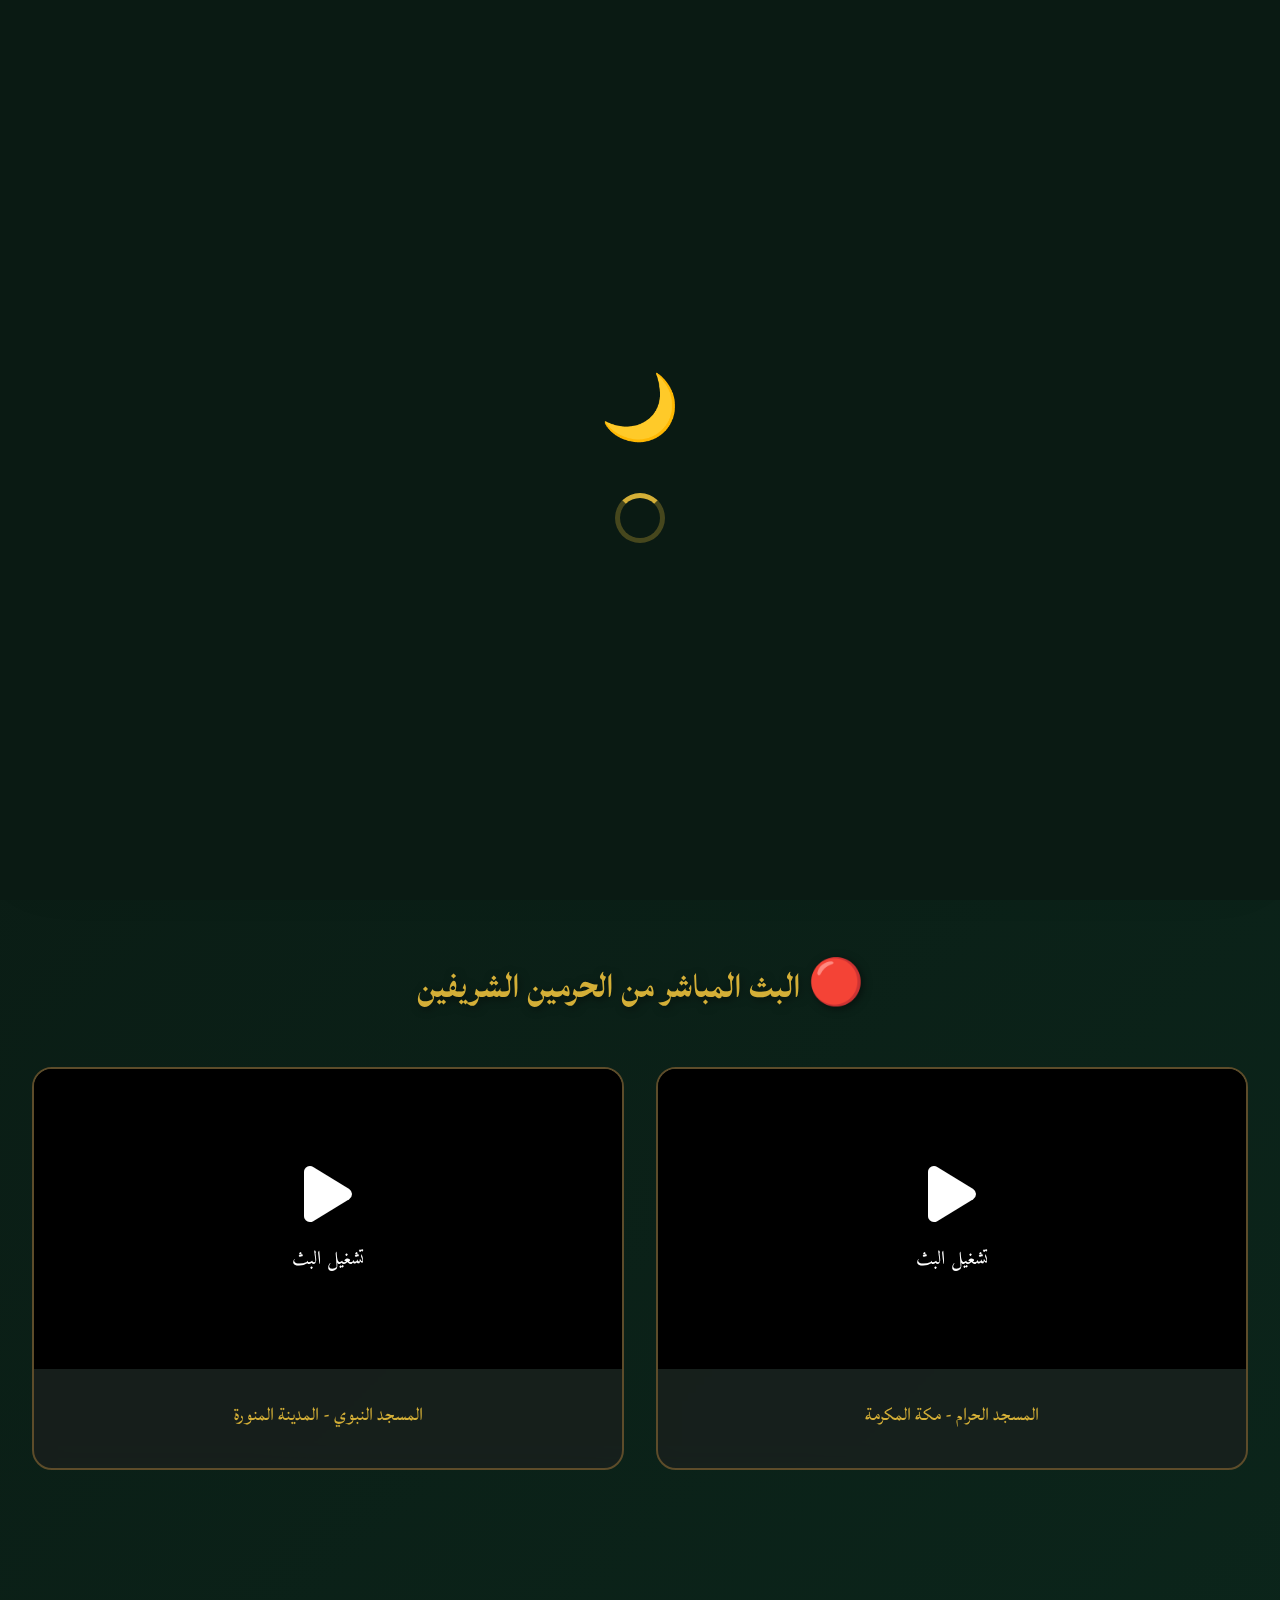
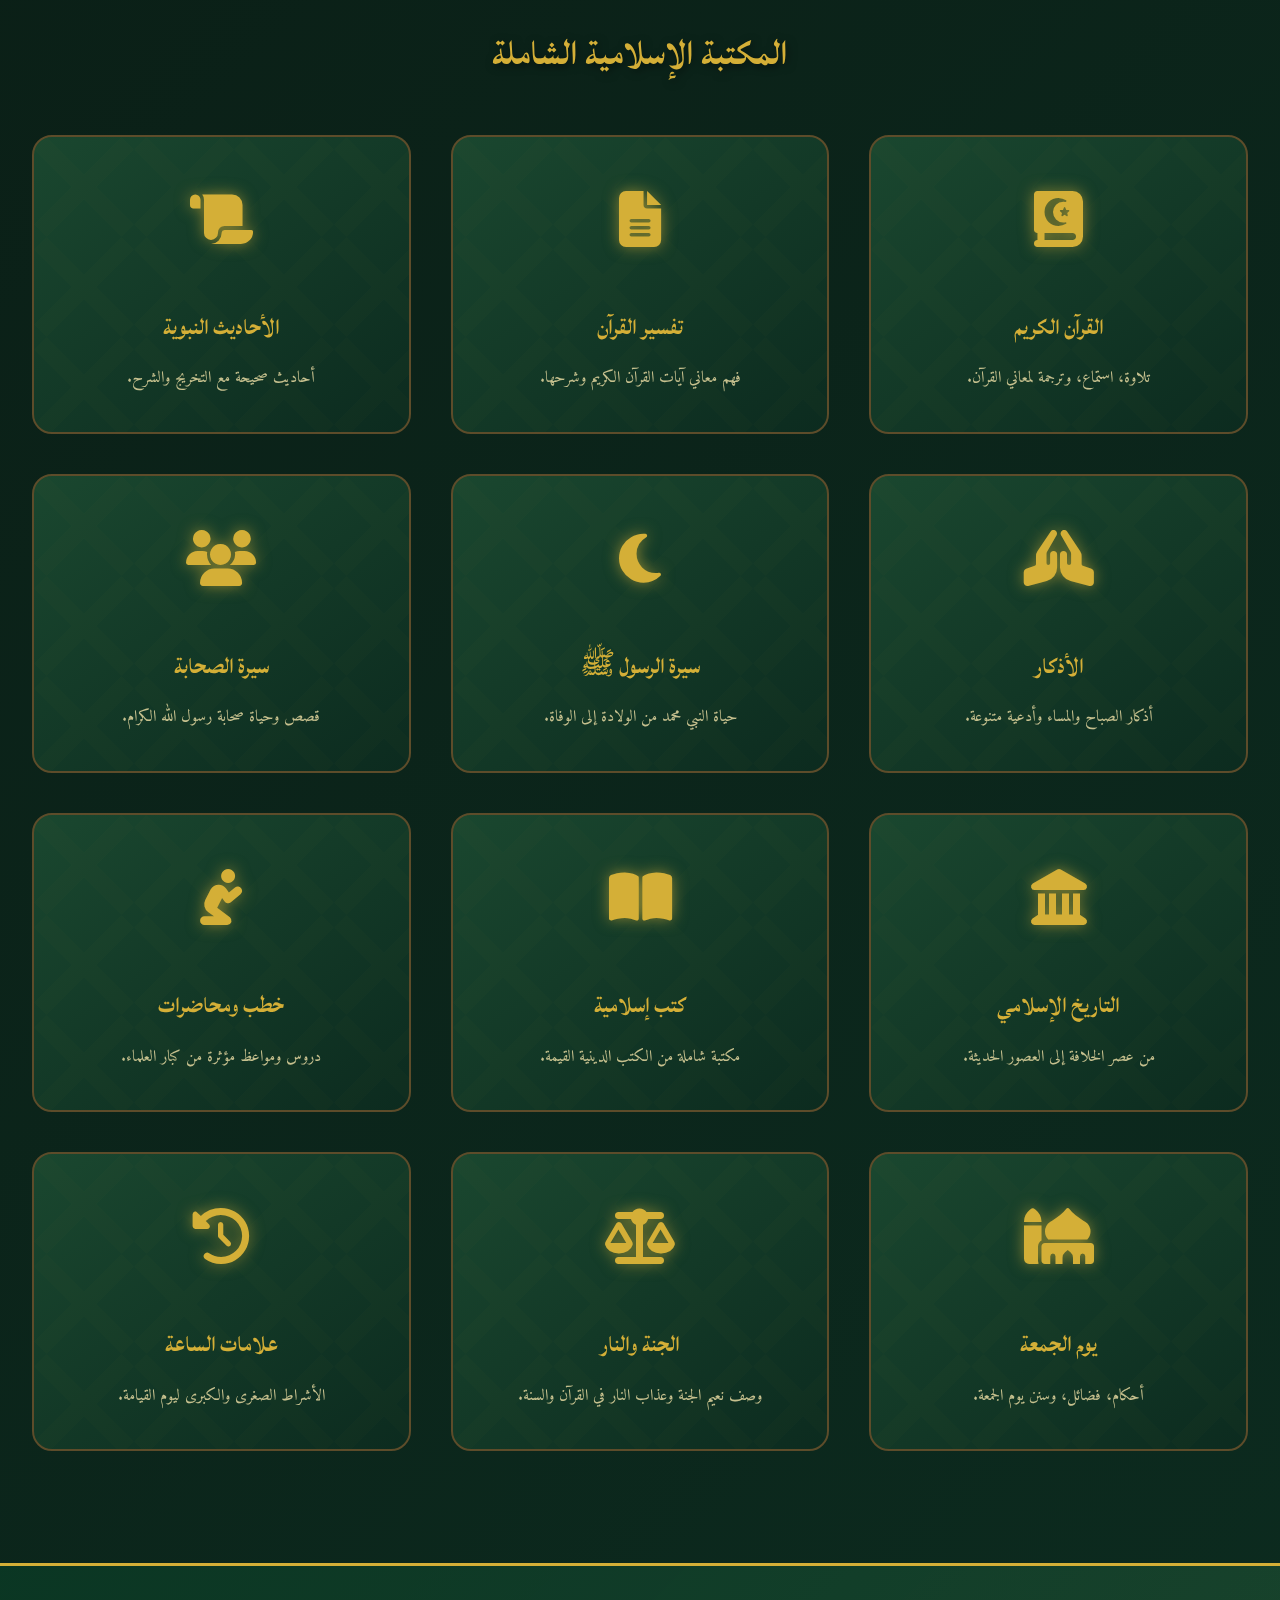
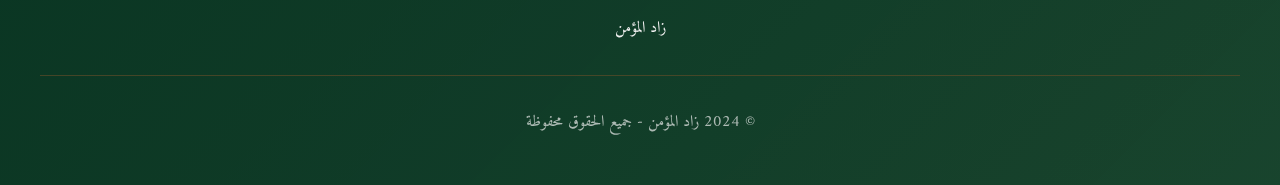
<file: index.html>
<!DOCTYPE html>
<html lang="ar" dir="rtl">
<head>
    <meta charset="UTF-8">
    <meta name="viewport" content="width=device-width, initial-scale=1.0">
    <title>زاد المؤمن - موسوعة الإسلام العالمية</title>
    <link href="https://fonts.googleapis.com/css2?family=Amiri:wght@400;700&family=Lateef&family=Reem+Kufi&family=Noto+Sans+SC:wght@400;700&display=swap" rel="stylesheet">
    <link rel="stylesheet" href="https://cdnjs.cloudflare.com/ajax/libs/font-awesome/6.4.0/css/all.min.css">
    <style>
        :root {
            --primary: #0c2b1f;
            --secondary: #d4af37;
            --accent: #1a472f;
            --text: #f0f0f0;
            --card-bg: rgba(30, 30, 30, 0.8);
            --border: #5d4c2a;
            --gold: #d4af37;
            --green: #0b6b4a;
            --dark-bg: #0a1a13;
            --light-gold: #f4e4a9;
        }

        * { margin: 0; padding: 0; box-sizing: border-box; }

        body {
            font-family: 'Amiri', 'Traditional Arabic', serif;
            background: linear-gradient(135deg, var(--dark-bg), #0c2b1f);
            color: var(--text);
            line-height: 1.8;
            min-height: 100vh;
            overflow-x: hidden;
            position: relative;
        }
        
        body.en, body.fr, body.es, body.zh { font-family: 'Times New Roman', serif; }
        body.zh { font-family: 'Noto Sans SC', sans-serif; }


        /* شاشة التحميل */
        #loader {
            position: fixed;
            top: 0;
            left: 0;
            width: 100%;
            height: 100%;
            background: var(--dark-bg);
            z-index: 10000;
            display: flex;
            justify-content: center;
            align-items: center;
            flex-direction: column;
            gap: 20px;
            transition: opacity 0.5s ease;
        }
        #loader-logo {
            font-family: 'Lateef', cursive;
            font-size: 4rem;
            color: var(--gold);
        }
        .spinner {
            width: 50px;
            height: 50px;
            border: 5px solid rgba(212, 175, 55, 0.3);
            border-top-color: var(--gold);
            border-radius: 50%;
            animation: spin 1s linear infinite;
        }
        @keyframes spin {
            to { transform: rotate(360deg); }
        }


        .stars { position: fixed; top: 0; left: 0; width: 100%; height: 100%; pointer-events: none; z-index: -1; }
        .star { position: absolute; background: white; border-radius: 50%; animation: twinkle 5s infinite; }
        .star:nth-child(3n) { background: var(--light-gold); }
        .star:nth-child(5n) { background: #a8e6cf; }
        @keyframes twinkle {
            0%, 100% { opacity: 0.2; transform: scale(1); }
            50% { opacity: 1; transform: scale(1.2); }
        }

        .premium-header {
            background: linear-gradient(135deg, rgba(11, 55, 36, 0.95), rgba(26, 71, 47, 0.9));
            backdrop-filter: blur(20px);
            padding: 1.5rem 2rem;
            border-bottom: 3px solid var(--gold);
            box-shadow: 0 10px 40px rgba(0, 0, 0, 0.5);
            position: sticky; top: 0; z-index: 1000; transition: all 0.3s ease;
        }
        .premium-header.scrolled { padding: 1rem 2rem; background: rgba(11, 55, 36, 0.98); }
        .header-content { max-width: 1400px; margin: 0 auto; display: flex; justify-content: space-between; align-items: center; flex-wrap: wrap; }
        .logo-section { display: flex; align-items: center; gap: 1.5rem; }
        .logo { font-size: 3rem; font-weight: bold; color: var(--gold); text-shadow: 3px 3px 10px rgba(0, 0, 0, 0.7); font-family: 'Lateef', cursive; position: relative; display: inline-block; }
        .logo:hover::after { transform: scaleX(1); transform-origin: left; }
        .logo-subtitle { font-size: 1.3rem; opacity: 0.9; color: var(--text); font-family: 'Reem Kufi', sans-serif; }
        .header-controls { display: flex; gap: 1rem; align-items: center; }
        .control-btn, .language-selector select {
            background: rgba(212, 175, 55, 0.2);
            border: 2px solid var(--gold);
            color: var(--gold);
            padding: 0.8rem 1.5rem;
            border-radius: 25px;
            text-decoration: none;
            font-weight: bold;
            transition: all 0.3s ease;
            font-family: 'Reem Kufi', sans-serif;
            position: relative;
            overflow: hidden;
            -webkit-appearance: none;
            -moz-appearance: none;
            appearance: none;
            cursor: pointer;
        }
        .language-selector select { padding-right: 3rem; }
        .language-selector { position: relative; }
        .language-selector i { position: absolute; top: 50%; right: 1.2rem; transform: translateY(-50%); color: var(--gold); pointer-events: none; }
        html[dir="ltr"] .language-selector i { right: auto; left: 1.2rem; }

        .control-btn:hover, .language-selector select:hover { background: var(--gold); color: var(--primary); transform: translateY(-3px); box-shadow: 0 8px 20px rgba(212, 175, 55, 0.4); }

        main {
            padding: 0 2rem;
            max-width: 1400px;
            margin: 0 auto;
        }

        /* قسم الساعة والمواقيت */
        .time-section { padding: 3rem 2rem; border-radius: 25px; margin: 2rem auto; border: 2px solid var(--gold); box-shadow: 0 15px 50px rgba(0, 0, 0, 0.4); text-align: center; }
        #location { font-size: 1.5rem; color: var(--light-gold); margin-bottom: 1rem; }
        .main-clock { font-size: 5rem; font-weight: bold; color: var(--gold); text-shadow: 3px 3px 15px rgba(0, 0, 0, 0.5); font-family: 'Reem Kufi', sans-serif; }
        .hijri-date { font-size: 2rem; opacity: 0.9; font-family: 'Lateef', cursive; }
        #next-prayer-countdown { margin-top: 1.5rem; }
        #next-prayer-label { font-size: 1.5rem; color: var(--light-gold); }
        #next-prayer-time { font-size: 2.5rem; color: var(--gold); font-family: 'Reem Kufi', sans-serif; }

        .prayer-times-grid { display: grid; grid-template-columns: repeat(auto-fit, minmax(150px, 1fr)); gap: 1.5rem; margin-top: 2rem; }
        .prayer-card { background: rgba(30, 30, 30, 0.6); padding: 1.5rem; border-radius: 15px; border: 2px solid transparent; transition: all 0.3s ease; backdrop-filter: blur(10px); }
        .prayer-card.active { border-color: var(--gold); background: rgba(212, 175, 55, 0.2); transform: scale(1.05); }
        .prayer-card:hover { border-color: var(--gold); transform: translateY(-5px); }
        .prayer-name { font-size: 1.3rem; color: var(--gold); margin-bottom: 0.5rem; font-family: 'Lateef', cursive; }
        .prayer-time { font-size: 1.8rem; font-weight: bold; color: var(--text); font-family: 'Reem Kufi', sans-serif; }
        
        /* قسم البث المباشر */
        .live-stream-section { padding: 3rem 0; margin: 3rem auto; }
        .section-title { font-size: 2.8rem; color: var(--gold); text-align: center; margin-bottom: 2.5rem; font-family: 'Lateef', cursive; text-shadow: 2px 2px 8px rgba(0,0,0,0.5); position: relative; }
        .stream-grid { display: grid; grid-template-columns: repeat(auto-fit, minmax(400px, 1fr)); gap: 2rem; margin-top: 2rem; }
        .stream-card { background: rgba(30, 30, 30, 0.6); border-radius: 20px; overflow: hidden; border: 2px solid var(--border); transition: all 0.3s ease; backdrop-filter: blur(10px); position: relative; }
        .stream-card:hover { border-color: var(--gold); transform: translateY(-10px); box-shadow: 0 20px 40px rgba(0,0,0,0.3); }
        .stream-player { width: 100%; height: 300px; border: none; background: #000; display: flex; align-items: center; justify-content: center; color: var(--gold); font-size: 1.2rem; position: relative; }
        .stream-player iframe { width: 100%; height: 100%; border: none; }
        .play-overlay { position: absolute; top: 0; left: 0; width: 100%; height: 100%; background: rgba(0,0,0,0.6); display: flex; flex-direction: column; justify-content: center; align-items: center; cursor: pointer; transition: opacity 0.3s ease; }
        .play-overlay:hover { background: rgba(0,0,0,0.8); }
        .play-button { font-size: 4rem; color: white; }
        .play-text { margin-top: 1rem; font-size: 1.2rem; color: white; }
        .hidden { display: none; }
        .stream-info { padding: 1.5rem; text-align: center; }
        .stream-title { font-size: 1.5rem; color: var(--gold); margin-bottom: 0.5rem; font-family: 'Lateef', cursive; }
        
        /* الأقسام */
        .main-sections { padding: 3rem 0; }
        .sections-grid { display: grid; grid-template-columns: repeat(auto-fit, minmax(280px, 1fr)); gap: 2.5rem; }
        .section-card {
            background: linear-gradient(145deg, var(--accent) 0%, var(--primary) 100%);
            padding: 2.5rem 2rem;
            border-radius: 20px;
            text-align: center;
            text-decoration: none;
            color: var(--text);
            border: 2px solid var(--border);
            transition: all 0.4s cubic-bezier(0.175, 0.885, 0.32, 1.275);
            position: relative;
            overflow: hidden;
            backdrop-filter: blur(10px);
        }
        .section-card::before {
            content: '';
            position: absolute;
            top: 0;
            left: 0;
            width: 100%;
            height: 100%;
            background-image: url('data:image/svg+xml,<svg xmlns="http://www.w3.org/2000/svg" width="100" height="100" viewBox="0 0 100 100"><path d="M12.5 0 L50 37.5 L87.5 0 L100 12.5 L62.5 50 L100 87.5 L87.5 100 L50 62.5 L12.5 100 L0 87.5 L37.5 50 L0 12.5 Z" fill-opacity="0.03" fill="%23d4af37"/></svg>');
            opacity: 0.5;
            transition: opacity 0.4s ease;
        }
        .section-card:hover {
            border-color: var(--gold);
            transform: translateY(-12px);
            box-shadow: 0 20px 50px rgba(212, 175, 55, 0.2), 0 0 15px rgba(212, 175, 55, 0.3);
        }
        .section-card:hover::before { opacity: 1; }
        .section-icon {
            font-size: 3.5rem;
            margin-bottom: 1.5rem;
            color: var(--gold);
            text-shadow: 0 0 15px rgba(212, 175, 55, 0.6);
            transition: all 0.4s ease;
        }
        .section-card:hover .section-icon {
            transform: scale(1.15) rotate(5deg);
            text-shadow: 0 0 25px rgba(212, 175, 55, 1);
        }
        .section-card h3 {
            font-size: 1.8rem;
            margin-bottom: 0.8rem;
            color: var(--gold);
            font-family: 'Lateef', cursive;
        }
        .section-card p {
            font-size: 1rem;
            opacity: 0.8;
            line-height: 1.6;
            color: var(--light-gold);
            font-family: 'Amiri', serif;
        }
        
        /* الفوتر */
        .premium-footer { background: linear-gradient(135deg, rgba(11, 55, 36, 0.95), rgba(26, 71, 47, 0.9)); padding: 3rem 2rem; border-top: 3px solid var(--gold); margin-top: 4rem; }
        .footer-content { max-width: 1200px; margin: 0 auto; text-align: center; }
        .copyright { opacity: 0.7; font-size: 1rem; border-top: 1px solid var(--border); padding-top: 2rem; margin-top: 2rem;}

        /* مودال الإعدادات */
        .modal {
            position: fixed; z-index: 2000; left: 0; top: 0; width: 100%; height: 100%;
            background-color: rgba(0,0,0,0.7); display: none; justify-content: center; align-items: center;
        }
        .modal-content {
            background: var(--dark-bg); padding: 30px; border-radius: 15px; border: 2px solid var(--gold);
            width: 90%; max-width: 500px; text-align: center;
        }
        .modal-close { float: right; font-size: 2rem; cursor: pointer; }
        html[dir="ltr"] .modal-close { float: left; }
        .toggle-switch { display: flex; justify-content: space-between; align-items: center; margin-top: 20px; }
        .switch { position: relative; display: inline-block; width: 60px; height: 34px; }
        .switch input { opacity: 0; width: 0; height: 0; }
        .slider { position: absolute; cursor: pointer; top: 0; left: 0; right: 0; bottom: 0; background-color: #ccc; transition: .4s; border-radius: 34px; }
        .slider:before { position: absolute; content: ""; height: 26px; width: 26px; left: 4px; bottom: 4px; background-color: white; transition: .4s; border-radius: 50%; }
        input:checked + .slider { background-color: var(--gold); }
        input:checked + .slider:before { transform: translateX(26px); }

        /* التجاوب */
        @media (max-width: 992px) {
            .sections-grid { grid-template-columns: repeat(auto-fit, minmax(250px, 1fr)); }
        }
        @media (max-width: 768px) {
            .header-content { flex-direction: column; gap: 1rem; }
            main { padding: 0 1rem; }
            .main-clock { font-size: 3.5rem; }
            .hijri-date { font-size: 1.5rem; }
            .stream-grid { grid-template-columns: 1fr; }
        }
    </style>
</head>
<body class="ar">

    <!-- شاشة التحميل -->
    <div id="loader">
        <div id="loader-logo">🌙</div>
        <div class="spinner"></div>
    </div>

    <!-- النجوم -->
    <div class="stars" id="stars"></div>

    <!-- الهيدر -->
    <header class="premium-header" id="header">
        <div class="header-content">
            <div class="logo-section">
                <div class="logo" data-i18n="logo">🌙 زاد المؤمن</div>
            </div>
            <div class="header-controls">
                <div class="language-selector">
                    <i class="fas fa-globe"></i>
                    <select id="languageSelector">
                        <option value="ar">العربية</option>
                        <option value="en">English</option>
                        <option value="fr">Français</option>
                        <option value="es">Español</option>
                        <option value="zh">中文</option>
                    </select>
                </div>
                <a href="#" class="control-btn" id="settingsBtn">
                    <i class="fas fa-cog"></i> <span data-i18n="settings">الإعدادات</span>
                </a>
            </div>
        </div>
    </header>

    <main>
        <!-- الساعة والمواقيت -->
        <section class="time-section">
            <div id="location" data-i18n="loadingLocation">جاري تحديد موقعك...</div>
            <div class="main-clock" id="mainClock">--:--:--</div>
            <div class="hijri-date" id="hijriDate">--/--/----</div>
            <div id="next-prayer-countdown">
                <span id="next-prayer-label" data-i18n="nextPrayer">الصلاة القادمة:</span>
                <div id="next-prayer-time">--:--:--</div>
            </div>
            <div class="prayer-times-grid">
                <div class="prayer-card" data-prayer="Fajr"><div class="prayer-name" data-i18n="fajr">الفجر</div><div class="prayer-time" id="fajrTime">--:--</div></div>
                <div class="prayer-card" data-prayer="Dhuhr"><div class="prayer-name" data-i18n="dhuhr">الظهر</div><div class="prayer-time" id="dhuhrTime">--:--</div></div>
                <div class="prayer-card" data-prayer="Asr"><div class="prayer-name" data-i18n="asr">العصر</div><div class="prayer-time" id="asrTime">--:--</div></div>
                <div class="prayer-card" data-prayer="Maghrib"><div class="prayer-name" data-i18n="maghrib">المغرب</div><div class="prayer-time" id="maghribTime">--:--</div></div>
                <div class="prayer-card" data-prayer="Isha"><div class="prayer-name" data-i18n="isha">العشاء</div><div class="prayer-time" id="ishaTime">--:--</div></div>
            </div>
        </section>

        <!-- البث المباشر -->
        <section class="live-stream-section">
            <h2 class="section-title" data-i18n="liveStreamTitle">🔴 البث المباشر من الحرمين الشريفين</h2>
            <div class="stream-grid">
                <div class="stream-card">
                    <div class="stream-player" id="makkah-player">
                        <div class="play-overlay" data-src="https://www.youtube.com/embed/live_stream?channel=UCi-Q_s5P2S5W1-o3-3q2y9w&autoplay=1&mute=1&enablejsapi=1">
                            <i class="fas fa-play play-button"></i>
                            <span class="play-text" data-i18n="playStream">تشغيل البث</span>
                        </div>
                    </div>
                    <div class="stream-info"><div class="stream-title" data-i18n="makkah">المسجد الحرام - مكة المكرمة</div></div>
                </div>
                <div class="stream-card">
                    <div class="stream-player" id="madinah-player">
                         <div class="play-overlay" data-src="https://www.youtube.com/embed/live_stream?channel=UC-o5f0c97a7-uI1aXb_6-hA&autoplay=1&mute=1&enablejsapi=1">
                            <i class="fas fa-play play-button"></i>
                            <span class="play-text" data-i18n="playStream">تشغيل البث</span>
                        </div>
                    </div>
                    <div class="stream-info"><div class="stream-title" data-i18n="madinah">المسجد النبوي - المدينة المنورة</div></div>
                </div>
            </div>
        </section>

        <!-- أقسام الموقع -->
        <section class="main-sections">
            <h2 class="section-title" data-i18n="islamicLibrary">المكتبة الإسلامية الشاملة</h2>
            <div class="sections-grid">
                <a href="#" class="section-card"><div class="section-icon"><i class="fas fa-book-quran"></i></div><h3 data-i18n="quran">القرآن الكريم</h3><p data-i18n="quranDesc">تلاوة، استماع، وترجمة لمعاني القرآن.</p></a>
                <a href="#" class="section-card"><div class="section-icon"><i class="fas fa-file-lines"></i></div><h3 data-i18n="tafsir">تفسير القرآن</h3><p data-i18n="tafsirDesc">فهم معاني آيات القرآن الكريم وشرحها.</p></a>
                <a href="#" class="section-card"><div class="section-icon"><i class="fas fa-scroll"></i></div><h3 data-i18n="hadith">الأحاديث النبوية</h3><p data-i18n="hadithDesc">أحاديث صحيحة مع التخريج والشرح.</p></a>
                <a href="#" class="section-card"><div class="section-icon"><i class="fas fa-hands-praying"></i></div><h3 data-i18n="azkar">الأذكار</h3><p data-i18n="azkarDesc">أذكار الصباح والمساء وأدعية متنوعة.</p></a>
                
                <a href="#" class="section-card"><div class="section-icon"><i class="fas fa-moon"></i></div><h3 data-i18n="seerah">سيرة الرسول ﷺ</h3><p data-i18n="seerahDesc">حياة النبي محمد من الولادة إلى الوفاة.</p></a>
                <a href="#" class="section-card"><div class="section-icon"><i class="fas fa-users"></i></div><h3 data-i18n="companions">سيرة الصحابة</h3><p data-i18n="companionsDesc">قصص وحياة صحابة رسول الله الكرام.</p></a>
                <a href="#" class="section-card"><div class="section-icon"><i class="fas fa-landmark"></i></div><h3 data-i18n="history">التاريخ الإسلامي</h3><p data-i18n="historyDesc">من عصر الخلافة إلى العصور الحديثة.</p></a>
                <a href="#" class="section-card"><div class="section-icon"><i class="fas fa-book-open"></i></div><h3 data-i18n="books">كتب إسلامية</h3><p data-i18n="booksDesc">مكتبة شاملة من الكتب الدينية القيمة.</p></a>

                <a href="#" class="section-card"><div class="section-icon"><i class="fas fa-person-praying"></i></div><h3 data-i18n="sermons">خطب ومحاضرات</h3><p data-i18n="sermonsDesc">دروس ومواعظ مؤثرة من كبار العلماء.</p></a>
                <a href="#" class="section-card"><div class="section-icon"><i class="fas fa-mosque"></i></div><h3 data-i18n="friday">يوم الجمعة</h3><p data-i18n="fridayDesc">أحكام، فضائل، وسنن يوم الجمعة.</p></a>
                <a href="#" class="section-card"><div class="section-icon"><i class="fas fa-scale-balanced"></i></div><h3 data-i18n="jannah">الجنة والنار</h3><p data-i18n="jannahDesc">وصف نعيم الجنة وعذاب النار في القرآن والسنة.</p></a>
                <a href="#" class="section-card"><div class="section-icon"><i class="fas fa-clock-rotate-left"></i></div><h3 data-i18n="signs">علامات الساعة</h3><p data-i18n="signsDesc">الأشراط الصغرى والكبرى ليوم القيامة.</p></a>
            </div>
        </section>
    </main>

    <!-- الفوتر -->
    <footer class="premium-footer">
        <div class="footer-content">
            <div class="footer-logo" data-i18n="logo">زاد المؤمن</div>
            <div class="copyright" data-i18n="copyright">© 2024 زاد المؤمن - جميع الحقوق محفوظة</div>
        </div>
    </footer>
    
    <!-- مودال الإعدادات -->
    <div id="settingsModal" class="modal">
        <div class="modal-content">
            <span class="modal-close">&times;</span>
            <h2 data-i18n="settings">الإعدادات</h2>
            <div class="toggle-switch">
                <p data-i18n="adhanSound">تفعيل صوت الأذان</p>
                <label class="switch">
                    <input type="checkbox" id="adhanToggle" checked>
                    <span class="slider"></span>
                </label>
            </div>
        </div>
    </div>
    
    <!-- صوت الأذان -->
    <audio id="adhanAudio" src="https://www.islamcan.com/audio/adhan/azan2.mp3" preload="auto"></audio>

    <script>
    document.addEventListener('DOMContentLoaded', function() {

        // --- عناصر الواجهة ---
        const loader = document.getElementById('loader');
        const body = document.body;
        const mainClock = document.getElementById('mainClock');
        const hijriDateEl = document.getElementById('hijriDate');
        const locationEl = document.getElementById('location');
        const languageSelector = document.getElementById('languageSelector');
        const adhanAudio = document.getElementById('adhanAudio');
        const adhanToggle = document.getElementById('adhanToggle');
        const settingsBtn = document.getElementById('settingsBtn');
        const settingsModal = document.getElementById('settingsModal');
        const closeModal = document.querySelector('.modal-close');
        
        let prayerTimesData = {};
        let adhanPlayedFor = {};

        // --- قاموس الترجمة ---
        const translations = {
            ar: {
                logo: "🌙 زاد المؤمن", settings: "الإعدادات", loadingLocation: "جاري تحديد موقعك...",
                prayerFetchError: "فشل في جلب مواقيت الصلاة. سيتم استخدام توقيت مكة المكرمة.",
                locationError: "لا يمكن الوصول للموقع. سيتم استخدام توقيت مكة المكرمة.",
                nextPrayer: "الصلاة القادمة:", fajr: "الفجر", dhuhr: "الظهر", asr: "العصر", maghrib: "المغرب", isha: "العشاء",
                liveStreamTitle: "🔴 البث المباشر من الحرمين الشريفين", playStream: "تشغيل البث",
                makkah: "المسجد الحرام - مكة المكرمة", madinah: "المسجد النبوي - المدينة المنورة",
                islamicLibrary: "المكتبة الإسلامية الشاملة",
                quran: "القرآن الكريم", quranDesc: "تلاوة، استماع، وترجمة لمعاني القرآن.",
                tafsir: "تفسير القرآن", tafsirDesc: "فهم معاني آيات القرآن الكريم وشرحها.",
                hadith: "الأحاديث النبوية", hadithDesc: "أحاديث صحيحة مع التخريج والشرح.",
                azkar: "الأذكار", azkarDesc: "أذكار الصباح والمساء وأدعية متنوعة.",
                seerah: "سيرة الرسول ﷺ", seerahDesc: "حياة النبي محمد من الولادة إلى الوفاة.",
                companions: "سيرة الصحابة", companionsDesc: "قصص وحياة صحابة رسول الله الكرام.",
                history: "التاريخ الإسلامي", historyDesc: "من عصر الخلافة إلى العصور الحديثة.",
                books: "كتب إسلامية", booksDesc: "مكتبة شاملة من الكتب الدينية القيمة.",
                sermons: "خطب ومحاضرات", sermonsDesc: "دروس ومواعظ مؤثرة من كبار العلماء.",
                friday: "يوم الجمعة", fridayDesc: "أحكام، فضائل، وسنن يوم الجمعة.",
                jannah: "الجنة والنار", jannahDesc: "وصف نعيم الجنة وعذاب النار في القرآن والسنة.",
                signs: "علامات الساعة", signsDesc: "الأشراط الصغرى والكبرى ليوم القيامة.",
                copyright: "© 2024 زاد المؤمن - جميع الحقوق محفوظة",
                adhanSound: "تفعيل صوت الأذان"
            },
            en: {
                logo: "🌙 Zad Al-Mo'men", settings: "Settings", loadingLocation: "Detecting your location...",
                prayerFetchError: "Failed to fetch prayer times. Using Makkah's timings.",
                locationError: "Location access denied. Using Makkah's timings.",
                nextPrayer: "Next Prayer:", fajr: "Fajr", dhuhr: "Dhuhr", asr: "Asr", maghrib: "Maghrib", isha: "Isha",
                liveStreamTitle: "🔴 Live from The Two Holy Mosques", playStream: "Play Stream",
                makkah: "Al-Masjid Al-Haram - Makkah", madinah: "Al-Masjid an-Nabawi - Madinah",
                islamicLibrary: "The Comprehensive Islamic Library",
                quran: "The Holy Quran", quranDesc: "Recitation, listening, and translation.",
                tafsir: "Quran Exegesis", tafsirDesc: "Understand the meanings of the Quranic verses.",
                hadith: "The Hadith", hadithDesc: "Authentic hadiths with referencing and explanation.",
                azkar: "Remembrances", azkarDesc: "Morning & evening remembrances and various supplications.",
                seerah: "Prophet's Biography ﷺ", seerahDesc: "The life of Prophet Muhammad from birth to death.",
                companions: "Companions' Biography", companionsDesc: "Stories from the lives of the Prophet's companions.",
                history: "Islamic History", historyDesc: "From the Caliphate era to modern times.",
                books: "Islamic Books", booksDesc: "A comprehensive library of valuable religious books.",
                sermons: "Sermons & Lectures", sermonsDesc: "Impactful lessons and reminders from great scholars.",
                friday: "Friday (Jumu'ah)", fridayDesc: "Rulings, virtues, and Sunnahs of Friday.",
                jannah: "Paradise & Hell", jannahDesc: "Description of the bliss of Paradise and the torment of Hell.",
                signs: "The Signs of the Hour", signsDesc: "The minor and major signs of the Day of Judgment.",
                copyright: "© 2024 Zad Al-Mo'men - All rights reserved",
                adhanSound: "Enable Adhan Sound"
            },
            // Added placeholders for other languages. You can fill them in.
            fr: {}, es: {}, zh: {}
        };

        // --- تهيئة الموقع ---
        function init() {
            createStars();
            updateClock();
            setInterval(updateClock, 1000);
            
            languageSelector.addEventListener('change', (e) => changeLanguage(e.target.value));
            
            settingsBtn.addEventListener('click', () => settingsModal.style.display = 'flex');
            closeModal.addEventListener('click', () => settingsModal.style.display = 'none');
            window.addEventListener('click', (e) => { if (e.target === settingsModal) { settingsModal.style.display = 'none'; } });

            setupLiveStream();

            getUserLocation();
            
            // إخفاء شاشة التحميل
            setTimeout(() => {
                loader.style.opacity = '0';
                setTimeout(() => loader.style.display = 'none', 500);
            }, 1500);
        }

        // --- الوظائف الأساسية ---

        function changeLanguage(lang) {
            const currentTranslations = translations[lang] || translations['en'];
            
            document.documentElement.lang = lang;
            if (lang === 'ar') {
                document.documentElement.dir = 'rtl';
                body.className = 'ar';
            } else {
                document.documentElement.dir = 'ltr';
                body.className = lang;
            }

            document.querySelectorAll('[data-i18n]').forEach(el => {
                const key = el.getAttribute('data-i18n');
                if (currentTranslations[key]) {
                    el.innerHTML = currentTranslations[key];
                } else if (translations.en[key]) { // Fallback to English
                    el.innerHTML = translations.en[key];
                }
            });
            updateHijriDate(lang);
        }

        function getUserLocation() {
            if (navigator.geolocation) {
                navigator.geolocation.getCurrentPosition(
                    (position) => {
                        const { latitude, longitude } = position.coords;
                        fetchPrayerTimes(latitude, longitude);
                    },
                    () => {
                        const lang = languageSelector.value || 'ar';
                        locationEl.textContent = (translations[lang] || translations.en).locationError;
                        fetchPrayerTimes(21.4225, 39.8262); // Fallback to Makkah
                    }
                );
            } else {
                const lang = languageSelector.value || 'ar';
                locationEl.textContent = (translations[lang] || translations.en).locationError;
                fetchPrayerTimes(21.4225, 39.8262); // Fallback to Makkah
            }
        }

        async function fetchPrayerTimes(lat, lon) {
            try {
                const date = new Date();
                const response = await fetch(`https://api.aladhan.com/v1/timings/${date.getDate()}-${date.getMonth()+1}-${date.getFullYear()}?latitude=${lat}&longitude=${lon}&method=2`);
                if (!response.ok) throw new Error('API response not ok');
                const data = await response.json();
                prayerTimesData = data.data.timings;
                
                const cityResponse = await fetch(`https://api.bigdatacloud.net/data/reverse-geocode-client?latitude=${lat}&longitude=${lon}&localityLanguage=en`);
                const cityData = await cityResponse.json();
                locationEl.textContent = cityData.city || cityData.locality || "Unknown Location";

                updatePrayerTimesUI();
                updateNextPrayerCountdown();
                setInterval(updateNextPrayerCountdown, 1000);
            } catch (error) {
                console.error("Error fetching prayer times:", error);
                const lang = languageSelector.value || 'ar';
                locationEl.textContent = (translations[lang] || translations.en).prayerFetchError;
                fetchPrayerTimes(21.4225, 39.8262); // Fallback to Makkah
            }
        }

        function updatePrayerTimesUI() {
            const prayerMapping = { Fajr: 'fajrTime', Dhuhr: 'dhuhrTime', Asr: 'asrTime', Maghrib: 'maghribTime', Isha: 'ishaTime' };
            for (const [prayer, id] of Object.entries(prayerMapping)) {
                if (prayerTimesData[prayer]) {
                    document.getElementById(id).textContent = prayerTimesData[prayer];
                }
            }
            updateHijriDate(languageSelector.value);
        }

        function updateClock() {
            const now = new Date();
            mainClock.textContent = now.toLocaleTimeString(languageSelector.value.startsWith('ar') ? 'ar-EG' : 'en-US');
        }

        function updateHijriDate(lang) {
            const today = new Date();
            const locale = { ar: 'ar-TN-u-ca-islamic', en: 'en-US-u-ca-islamic', fr: 'fr-FR-u-ca-islamic', es: 'es-ES-u-ca-islamic', zh: 'zh-CN-u-ca-islamic' }[lang] || 'en-US-u-ca-islamic';
            hijriDateEl.textContent = new Intl.DateTimeFormat(locale, { day: 'numeric', month: 'long', year: 'numeric' }).format(today);
        }

        function updateNextPrayerCountdown() {
            const now = new Date();
            const prayerOrder = ['Fajr', 'Dhuhr', 'Asr', 'Maghrib', 'Isha'];
            let nextPrayerName = '';
            let nextPrayerTime = null;

            const todayStr = now.toISOString().split('T')[0];

            for (const prayer of prayerOrder) {
                const prayerTimeStr = prayerTimesData[prayer];
                if (!prayerTimeStr) continue;
                const prayerDateTime = new Date(`${todayStr}T${prayerTimeStr}:00`);
                if (prayerDateTime > now) {
                    nextPrayerName = prayer;
                    nextPrayerTime = prayerDateTime;
                    break;
                }
            }

            if (!nextPrayerTime) { // If all prayers for today are done, check Fajr for tomorrow
                nextPrayerName = 'Fajr';
                const tomorrow = new Date(now);
                tomorrow.setDate(now.getDate() + 1);
                const tomorrowStr = tomorrow.toISOString().split('T')[0];
                const fajrTimeStr = prayerTimesData['Fajr'];
                if(fajrTimeStr) nextPrayerTime = new Date(`${tomorrowStr}T${fajrTimeStr}:00`);
            }
            
            if (nextPrayerTime) {
                const diff = nextPrayerTime - now;
                const hours = Math.floor(diff / (1000 * 60 * 60)).toString().padStart(2, '0');
                const minutes = Math.floor((diff % (1000 * 60 * 60)) / (1000 * 60)).toString().padStart(2, '0');
                const seconds = Math.floor((diff % (1000 * 60)) / 1000).toString().padStart(2, '0');
                
                const lang = languageSelector.value || 'ar';
                const langTrans = translations[lang] || translations.en;
                document.getElementById('next-prayer-label').textContent = `${langTrans.nextPrayer} ${langTrans[nextPrayerName.toLowerCase()] || nextPrayerName}`;
                document.getElementById('next-prayer-time').textContent = `${hours}:${minutes}:${seconds}`;

                document.querySelectorAll('.prayer-card').forEach(c => c.classList.remove('active'));
                
                let currentPrayerIndex = prayerOrder.indexOf(nextPrayerName) - 1;
                if(currentPrayerIndex < 0) currentPrayerIndex = prayerOrder.length - 1;
                const currentPrayerName = prayerOrder[currentPrayerIndex];
                const currentPrayerCard = document.querySelector(`.prayer-card[data-prayer="${currentPrayerName}"]`);
                if(currentPrayerCard) currentPrayerCard.classList.add('active');

                if (diff > 0 && diff < 1000 && adhanToggle.checked && !adhanPlayedFor[nextPrayerName]) {
                    adhanAudio.play().catch(e => console.log("Autoplay for Adhan was blocked. User interaction needed."));
                    adhanPlayedFor[nextPrayerName] = true;
                    if (nextPrayerName === 'Isha') {
                       setTimeout(() => adhanPlayedFor = {}, 60*60*1000); 
                    }
                }
            }
        }
        
        function setupLiveStream() {
            document.querySelectorAll('.play-overlay').forEach(overlay => {
                overlay.addEventListener('click', () => {
                    const playerDiv = overlay.parentElement;
                    const iframeSrc = overlay.dataset.src;
                    const iframe = document.createElement('iframe');
                    iframe.setAttribute('src', iframeSrc);
                    iframe.setAttribute('allow', 'accelerometer; autoplay; clipboard-write; encrypted-media; gyroscope; picture-in-picture; web-share');
                    iframe.setAttribute('allowfullscreen', 'true');
                    
                    playerDiv.innerHTML = ''; // Clear the overlay
                    playerDiv.appendChild(iframe);
                });
            });
        }

        function createStars() {
            const starsContainer = document.getElementById('stars');
            if(!starsContainer) return;
            starsContainer.innerHTML = '';
            for (let i = 0; i < 200; i++) {
                const star = document.createElement('div');
                star.className = 'star';
                star.style.left = `${Math.random() * 100}%`;
                star.style.top = `${Math.random() * 100}%`;
                const size = Math.random() * 3 + 1;
                star.style.width = `${size}px`;
                star.style.height = `${size}px`;
                star.style.animationDelay = `${Math.random() * 5}s`;
                star.style.animationDuration = `${3 + Math.random() * 4}s`;
                starsContainer.appendChild(star);
            }
        }

        init();
    });
    </script>
</body>
</html>
</file>
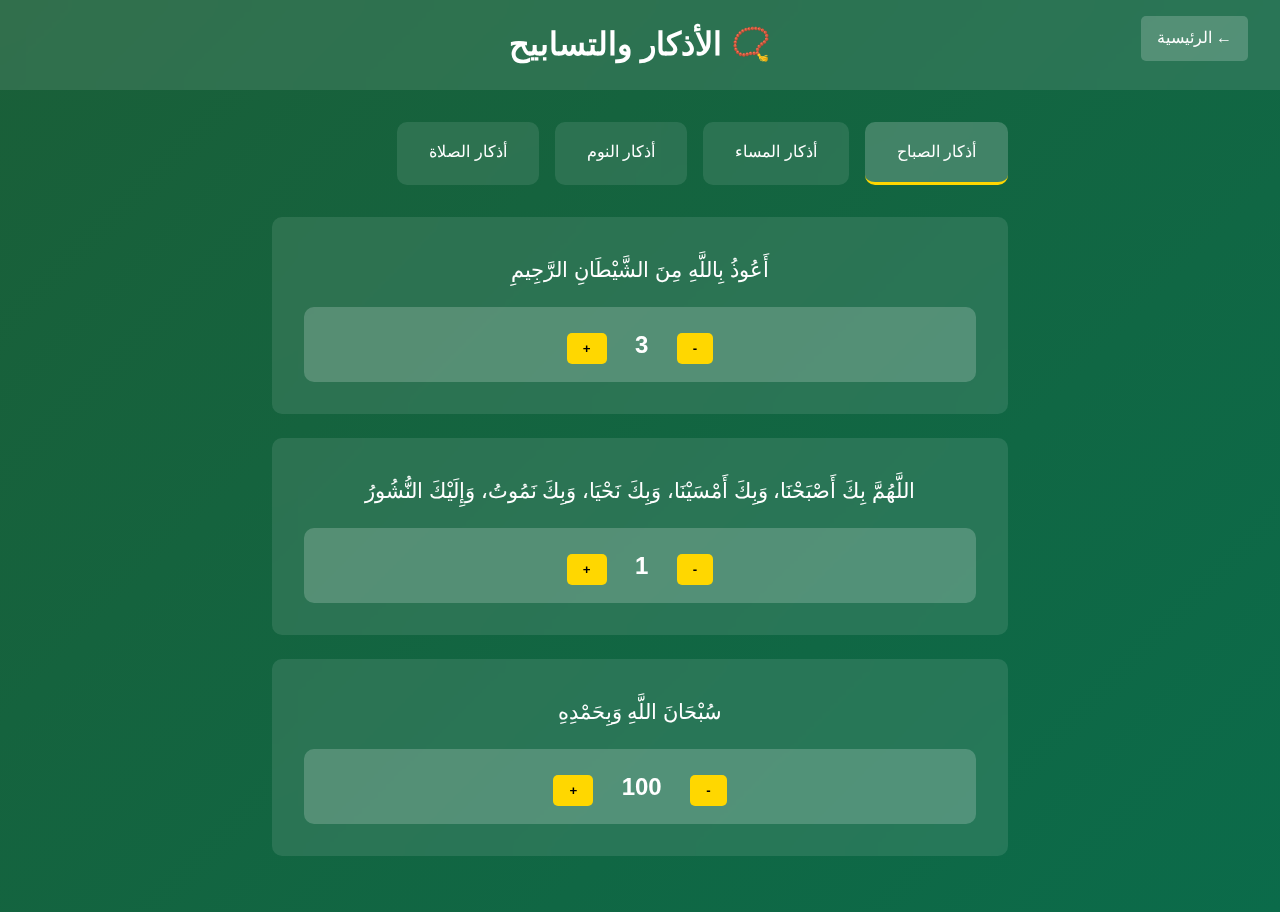
<file: azkar.html>
<!DOCTYPE html>
<html lang="ar" dir="rtl">
<head>
    <meta charset="UTF-8">
    <meta name="viewport" content="width=device-width, initial-scale=1.0">
    <title>الأذكار - زاد المؤمن</title>
    <style>
        * {
            margin: 0;
            padding: 0;
            box-sizing: border-box;
        }

        body {
            font-family: 'Segoe UI', Tahoma, Geneva, Verdana, sans-serif;
            background: linear-gradient(135deg, #1a5f38, #0b6b4a);
            color: white;
            line-height: 1.8;
        }

        .header {
            background: rgba(255, 255, 255, 0.1);
            padding: 1rem;
            text-align: center;
            backdrop-filter: blur(10px);
        }

        .logo {
            font-size: 2rem;
            font-weight: bold;
        }

        .back-btn {
            position: absolute;
            right: 2rem;
            top: 1rem;
            background: rgba(255, 255, 255, 0.2);
            padding: 0.5rem 1rem;
            border-radius: 5px;
            text-decoration: none;
            color: white;
        }

        .container {
            max-width: 800px;
            margin: 0 auto;
            padding: 2rem;
        }

        .azkar-tabs {
            display: flex;
            gap: 1rem;
            margin-bottom: 2rem;
            flex-wrap: wrap;
        }

        .tab {
            background: rgba(255, 255, 255, 0.1);
            padding: 1rem 2rem;
            border-radius: 10px;
            cursor: pointer;
            backdrop-filter: blur(10px);
            transition: all 0.3s ease;
        }

        .tab.active {
            background: rgba(255, 255, 255, 0.2);
            border-bottom: 3px solid #ffd700;
        }

        .azkar-list {
            display: none;
        }

        .azkar-list.active {
            display: block;
        }

        .zekr-card {
            background: rgba(255, 255, 255, 0.1);
            padding: 2rem;
            border-radius: 10px;
            margin-bottom: 1.5rem;
            backdrop-filter: blur(10px);
        }

        .zekr-text {
            font-size: 1.3rem;
            text-align: center;
            margin-bottom: 1rem;
            line-height: 2;
        }

        .counter {
            background: rgba(255, 255, 255, 0.2);
            padding: 1rem;
            border-radius: 10px;
            text-align: center;
            margin-top: 1rem;
        }

        .counter-btn {
            background: #ffd700;
            border: none;
            padding: 0.5rem 1rem;
            border-radius: 5px;
            margin: 0 0.5rem;
            cursor: pointer;
            font-weight: bold;
        }

        .count {
            font-size: 1.5rem;
            font-weight: bold;
            margin: 0 1rem;
        }

        @media (max-width: 768px) {
            .azkar-tabs {
                flex-direction: column;
            }
            
            .tab {
                text-align: center;
            }
        }
    </style>
</head>
<body>
    <header class="header">
        <a href="index.html" class="back-btn">← الرئيسية</a>
        <div class="logo">📿 الأذكار والتسابيح</div>
    </header>

    <div class="container">
        <div class="azkar-tabs">
            <div class="tab active" onclick="showTab('morning')">أذكار الصباح</div>
            <div class="tab" onclick="showTab('evening')">أذكار المساء</div>
            <div class="tab" onclick="showTab('sleep')">أذكار النوم</div>
            <div class="tab" onclick="showTab('prayer')">أذكار الصلاة</div>
        </div>

        <!-- أذكار الصباح -->
        <div class="azkar-list active" id="morning">
            <div class="zekr-card">
                <div class="zekr-text">أَعُوذُ بِاللَّهِ مِنَ الشَّيْطَانِ الرَّجِيمِ</div>
                <div class="counter">
                    <button class="counter-btn" onclick="decrement(this)">-</button>
                    <span class="count">3</span>
                    <button class="counter-btn" onclick="increment(this)">+</button>
                </div>
            </div>
            
            <div class="zekr-card">
                <div class="zekr-text">اللَّهُمَّ بِكَ أَصْبَحْنَا، وَبِكَ أَمْسَيْنَا، وَبِكَ نَحْيَا، وَبِكَ نَمُوتُ، وَإِلَيْكَ النُّشُورُ</div>
                <div class="counter">
                    <button class="counter-btn" onclick="decrement(this)">-</button>
                    <span class="count">1</span>
                    <button class="counter-btn" onclick="increment(this)">+</button>
                </div>
            </div>

            <div class="zekr-card">
                <div class="zekr-text">سُبْحَانَ اللَّهِ وَبِحَمْدِهِ</div>
                <div class="counter">
                    <button class="counter-btn" onclick="decrement(this)">-</button>
                    <span class="count">100</span>
                    <button class="counter-btn" onclick="increment(this)">+</button>
                </div>
            </div>
        </div>

        <!-- أذكار المساء -->
        <div class="azkar-list" id="evening">
            <div class="zekr-card">
                <div class="zekr-text">أَعُوذُ بِاللَّهِ مِنَ الشَّيْطَانِ الرَّجِيمِ</div>
                <div class="counter">
                    <button class="counter-btn" onclick="decrement(this)">-</button>
                    <span class="count">3</span>
                    <button class="counter-btn" onclick="increment(this)">+</button>
                </div>
            </div>
            
            <div class="zekr-card">
                <div class="zekr-text">اللَّهُمَّ بِكَ أَمْسَيْنَا، وَبِكَ أَصْبَحْنَا، وَبِكَ نَحْيَا، وَبِكَ نَمُوتُ، وَإِلَيْكَ الْمَصِيرُ</div>
                <div class="counter">
                    <button class="counter-btn" onclick="decrement(this)">-</button>
                    <span class="count">1</span>
                    <button class="counter-btn" onclick="increment(this)">+</button>
                </div>
            </div>
        </div>

        <!-- أذكار النوم -->
        <div class="azkar-list" id="sleep">
            <div class="zekr-card">
                <div class="zekr-text">بِاسْمِكَ اللَّهُمَّ أَمُوتُ وَأَحْيَا</div>
                <div class="counter">
                    <button class="counter-btn" onclick="decrement(this)">-</button>
                    <span class="count">1</span>
                    <button class="counter-btn" onclick="increment(this)">+</button>
                </div>
            </div>
        </div>

        <!-- أذكار الصلاة -->
        <div class="azkar-list" id="prayer">
            <div class="zekr-card">
                <div class="zekr-text">سُبْحَانَ رَبِّيَ الْعَظِيمِ</div>
                <div class="counter">
                    <button class="counter-btn" onclick="decrement(this)">-</button>
                    <span class="count">3</span>
                    <button class="counter-btn" onclick="increment(this)">+</button>
                </div>
            </div>
        </div>
    </div>

    <script>
        function showTab(tabName) {
            // إخفاء جميع التبويبات
            document.querySelectorAll('.azkar-list').forEach(tab => {
                tab.classList.remove('active');
            });
            
            // إلغاء تنشيط جميع الأزرار
            document.querySelectorAll('.tab').forEach(btn => {
                btn.classList.remove('active');
            });
            
            // إظهار التبويب المطلوب
            document.getElementById(tabName).classList.add('active');
            event.target.classList.add('active');
        }

        function increment(button) {
            const countElement = button.parentElement.querySelector('.count');
            let count = parseInt(countElement.textContent);
            countElement.textContent = count + 1;
        }

        function decrement(button) {
            const countElement = button.parentElement.querySelector('.count');
            let count = parseInt(countElement.textContent);
            if (count > 0) {
                countElement.textContent = count - 1;
            }
        }
    </script>
</body>
</html>
</file>
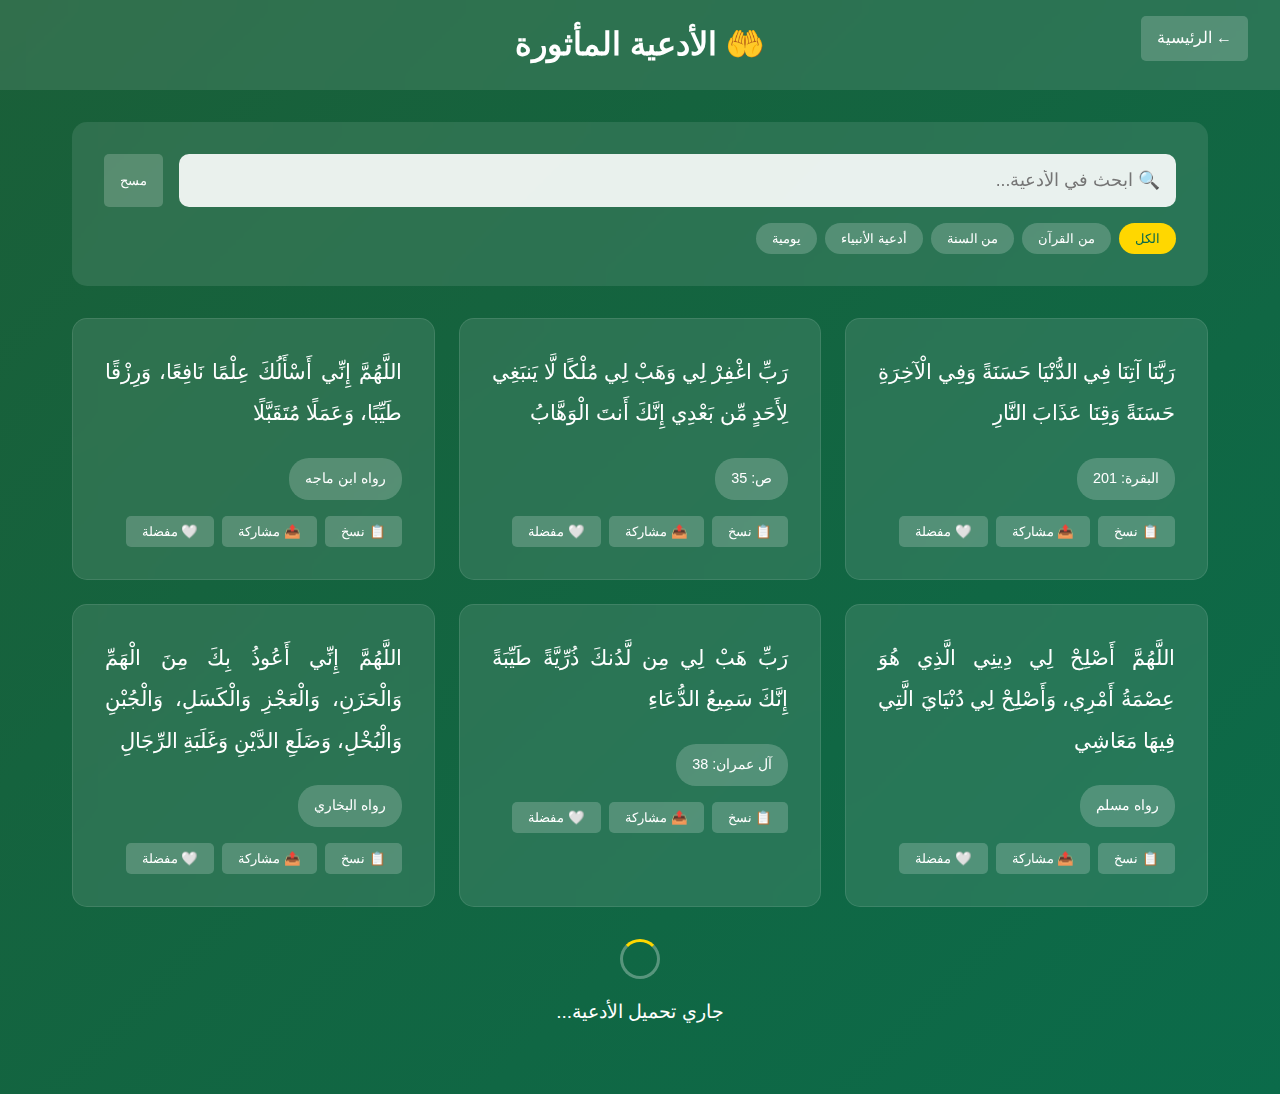
<file: dua.html>
<!DOCTYPE html>
<html lang="ar" dir="rtl">
<head>
    <meta charset="UTF-8">
    <meta name="viewport" content="width=device-width, initial-scale=1.0">
    <title>الأدعية المأثورة - زاد المؤمن</title>
    <style>
        :root {
            --primary: #0b6b4a;
            --secondary: #ffd700;
            --accent: #1a5f38;
            --text: white;
            --card-bg: rgba(255, 255, 255, 0.1);
        }

        * {
            margin: 0;
            padding: 0;
            box-sizing: border-box;
        }

        body {
            font-family: 'Segoe UI', Tahoma, Geneva, Verdana, sans-serif;
            background: linear-gradient(135deg, var(--accent), var(--primary));
            color: var(--text);
            line-height: 1.8;
            min-height: 100vh;
        }

        .header {
            background: rgba(255, 255, 255, 0.1);
            padding: 1rem;
            text-align: center;
            backdrop-filter: blur(10px);
            position: relative;
        }

        .logo {
            font-size: 2rem;
            font-weight: bold;
        }

        .back-btn {
            position: absolute;
            right: 2rem;
            top: 1rem;
            background: rgba(255, 255, 255, 0.2);
            padding: 0.5rem 1rem;
            border-radius: 5px;
            text-decoration: none;
            color: white;
            transition: all 0.3s ease;
        }

        .back-btn:hover {
            background: rgba(255, 255, 255, 0.3);
            transform: translateX(-5px);
        }

        .container {
            max-width: 1200px;
            margin: 0 auto;
            padding: 2rem;
        }

        /* شريط البحث المتقدم */
        .search-section {
            background: var(--card-bg);
            padding: 2rem;
            border-radius: 15px;
            margin-bottom: 2rem;
            backdrop-filter: blur(10px);
        }

        .search-box {
            display: flex;
            gap: 1rem;
            margin-bottom: 1rem;
        }

        .search-box input {
            flex: 1;
            padding: 1rem;
            border: none;
            border-radius: 10px;
            background: rgba(255, 255, 255, 0.9);
            font-size: 1.1rem;
            transition: all 0.3s ease;
        }

        .search-box input:focus {
            outline: none;
            box-shadow: 0 0 0 3px var(--secondary);
            transform: scale(1.02);
        }

        .filter-buttons {
            display: flex;
            gap: 0.5rem;
            flex-wrap: wrap;
        }

        .filter-btn {
            background: rgba(255, 255, 255, 0.2);
            border: none;
            padding: 0.5rem 1rem;
            border-radius: 20px;
            color: white;
            cursor: pointer;
            transition: all 0.3s ease;
        }

        .filter-btn.active {
            background: var(--secondary);
            color: var(--primary);
        }

        /* شبكة الأدعية */
        .dua-grid {
            display: grid;
            grid-template-columns: repeat(auto-fit, minmax(350px, 1fr));
            gap: 1.5rem;
        }

        .dua-card {
            background: var(--card-bg);
            padding: 2rem;
            border-radius: 15px;
            backdrop-filter: blur(10px);
            transition: all 0.3s ease;
            border: 1px solid rgba(255, 255, 255, 0.1);
            position: relative;
            overflow: hidden;
        }

        .dua-card::before {
            content: '';
            position: absolute;
            top: 0;
            right: 0;
            width: 100%;
            height: 3px;
            background: var(--secondary);
            transform: scaleX(0);
            transition: transform 0.3s ease;
        }

        .dua-card:hover {
            transform: translateY(-5px);
            box-shadow: 0 10px 30px rgba(0, 0, 0, 0.3);
        }

        .dua-card:hover::before {
            transform: scaleX(1);
        }

        .dua-text {
            font-size: 1.3rem;
            text-align: justify;
            margin-bottom: 1.5rem;
            line-height: 2;
        }

        .dua-reference {
            background: rgba(255, 255, 255, 0.2);
            padding: 0.5rem 1rem;
            border-radius: 20px;
            display: inline-block;
            font-size: 0.9rem;
            margin-bottom: 1rem;
        }

        .dua-actions {
            display: flex;
            gap: 0.5rem;
            flex-wrap: wrap;
        }

        .action-btn {
            background: rgba(255, 255, 255, 0.2);
            border: none;
            padding: 0.5rem 1rem;
            border-radius: 5px;
            color: white;
            cursor: pointer;
            transition: all 0.3s ease;
            display: flex;
            align-items: center;
            gap: 0.5rem;
        }

        .action-btn:hover {
            background: rgba(255, 255, 255, 0.3);
            transform: translateY(-2px);
        }

        .copy-btn:hover {
            background: #4CAF50;
        }

        .share-btn:hover {
            background: #2196F3;
        }

        .favorite-btn:hover {
            background: #FF4081;
        }

        /* مؤشر التحميل */
        .loading {
            text-align: center;
            padding: 2rem;
            font-size: 1.2rem;
        }

        .spinner {
            border: 3px solid rgba(255, 255, 255, 0.3);
            border-radius: 50%;
            border-top: 3px solid var(--secondary);
            width: 40px;
            height: 40px;
            animation: spin 1s linear infinite;
            margin: 0 auto 1rem;
        }

        @keyframes spin {
            0% { transform: rotate(0deg); }
            100% { transform: rotate(360deg); }
        }

        @media (max-width: 768px) {
            .dua-grid {
                grid-template-columns: 1fr;
            }
            
            .search-box {
                flex-direction: column;
            }
            
            .filter-buttons {
                justify-content: center;
            }
        }
    </style>
</head>
<body>
    <header class="header">
        <a href="index.html" class="back-btn">← الرئيسية</a>
        <div class="logo">🤲 الأدعية المأثورة</div>
    </header>

    <div class="container">
        <!-- شريط البحث والتصفية -->
        <section class="search-section">
            <div class="search-box">
                <input type="text" id="searchInput" placeholder="🔍 ابحث في الأدعية..." aria-label="بحث في الأدعية">
                <button class="action-btn" onclick="clearSearch()">مسح</button>
            </div>
            <div class="filter-buttons">
                <button class="filter-btn active" onclick="filterDuas('all')">الكل</button>
                <button class="filter-btn" onclick="filterDuas('quran')">من القرآن</button>
                <button class="filter-btn" onclick="filterDuas('sunnah')">من السنة</button>
                <button class="filter-btn" onclick="filterDuas('prophets')">أدعية الأنبياء</button>
                <button class="filter-btn" onclick="filterDuas('daily')">يومية</button>
            </div>
        </section>

        <!-- شبكة الأدعية -->
        <div class="dua-grid" id="duaContainer">
            <!-- سيتم تعبئة الأدعية بواسطة JavaScript -->
        </div>

        <!-- مؤشر التحميل -->
        <div class="loading" id="loadingIndicator">
            <div class="spinner"></div>
            جاري تحميل الأدعية...
        </div>
    </div>

    <script>
        // بيانات الأدعية
        const duas = [
            {
                id: 1,
                text: "رَبَّنَا آتِنَا فِي الدُّنْيَا حَسَنَةً وَفِي الْآخِرَةِ حَسَنَةً وَقِنَا عَذَابَ النَّارِ",
                reference: "البقرة: 201",
                category: "quran",
                favorite: false
            },
            {
                id: 2,
                text: "رَبِّ اغْفِرْ لِي وَهَبْ لِي مُلْكًا لَّا يَنبَغِي لِأَحَدٍ مِّن بَعْدِي إِنَّكَ أَنتَ الْوَهَّابُ",
                reference: "ص: 35",
                category: "prophets",
                favorite: false
            },
            {
                id: 3,
                text: "اللَّهُمَّ إِنِّي أَسْأَلُكَ عِلْمًا نَافِعًا، وَرِزْقًا طَيِّبًا، وَعَمَلًا مُتَقَبَّلًا",
                reference: "رواه ابن ماجه",
                category: "sunnah",
                favorite: false
            },
            {
                id: 4,
                text: "اللَّهُمَّ أَصْلِحْ لِي دِينِي الَّذِي هُوَ عِصْمَةُ أَمْرِي، وَأَصْلِحْ لِي دُنْيَايَ الَّتِي فِيهَا مَعَاشِي",
                reference: "رواه مسلم",
                category: "daily",
                favorite: false
            },
            {
                id: 5,
                text: "رَبِّ هَبْ لِي مِن لَّدُنكَ ذُرِّيَّةً طَيِّبَةً إِنَّكَ سَمِيعُ الدُّعَاءِ",
                reference: "آل عمران: 38",
                category: "prophets",
                favorite: false
            },
            {
                id: 6,
                text: "اللَّهُمَّ إِنِّي أَعُوذُ بِكَ مِنَ الْهَمِّ وَالْحَزَنِ، وَالْعَجْزِ وَالْكَسَلِ، وَالْجُبْنِ وَالْبُخْلِ، وَضَلَعِ الدَّيْنِ وَغَلَبَةِ الرِّجَالِ",
                reference: "رواه البخاري",
                category: "sunnah",
                favorite: false
            }
        ];

        // عناصر DOM
        const duaContainer = document.getElementById('duaContainer');
        const searchInput = document.getElementById('searchInput');
        const loadingIndicator = document.getElementById('loadingIndicator');
        let currentFilter = 'all';
        let currentSearch = '';

        // تهيئة الصفحة
        document.addEventListener('DOMContentLoaded', function() {
            displayDuas(duas);
            simulateLoading();
        });

        // عرض الأدعية
        function displayDuas(duasToShow) {
            duaContainer.innerHTML = '';
            
            if (duasToShow.length === 0) {
                duaContainer.innerHTML = '<div class="loading">لم يتم العثور على أدعية</div>';
                return;
            }

            duasToShow.forEach(dua => {
                const duaCard = document.createElement('div');
                duaCard.className = 'dua-card';
                duaCard.innerHTML = `
                    <div class="dua-text">${dua.text}</div>
                    <div class="dua-reference">${dua.reference}</div>
                    <div class="dua-actions">
                        <button class="action-btn copy-btn" onclick="copyToClipboard('${dua.text}')">
                            📋 نسخ
                        </button>
                        <button class="action-btn share-btn" onclick="shareDua('${dua.text}', '${dua.reference}')">
                            📤 مشاركة
                        </button>
                        <button class="action-btn favorite-btn ${dua.favorite ? 'active' : ''}" 
                                onclick="toggleFavorite(${dua.id})">
                            ${dua.favorite ? '❤️' : '🤍'} مفضلة
                        </button>
                    </div>
                `;
                duaContainer.appendChild(duaCard);
            });
        }

        // محاكاة التحميل
        function simulateLoading() {
            setTimeout(() => {
                loadingIndicator.style.display = 'none';
            }, 1000);
        }

        // البحث في الأدعية
        searchInput.addEventListener('input', function(e) {
            currentSearch = e.target.value.toLowerCase();
            filterAndSearch();
        });

        // تصفية الأدعية
        function filterDuas(category) {
            currentFilter = category;
            
            // تحديث أزرار التصفية
            document.querySelectorAll('.filter-btn').forEach(btn => {
                btn.classList.remove('active');
            });
            event.target.classList.add('active');
            
            filterAndSearch();
        }

        // التصفية والبحث معاً
        function filterAndSearch() {
            let filteredDuas = duas;
            
            // التصفية حسب الفئة
            if (currentFilter !== 'all') {
                filteredDuas = filteredDuas.filter(dua => dua.category === currentFilter);
            }
            
            // البحث في النص
            if (currentSearch) {
                filteredDuas = filteredDuas.filter(dua => 
                    dua.text.toLowerCase().includes(currentSearch) ||
                    dua.reference.toLowerCase().includes(currentSearch)
                );
            }
            
            displayDuas(filteredDuas);
        }

        // مسح البحث
        function clearSearch() {
            searchInput.value = '';
            currentSearch = '';
            filterAndSearch();
        }

        // نسخ النص
        function copyToClipboard(text) {
            navigator.clipboard.writeText(text).then(() => {
                alert('تم نسخ الدعاء: ' + text);
            }).catch(err => {
                console.error('Failed to copy: ', err);
            });
        }

        // مشاركة الدعاء
        function shareDua(text, reference) {
            const shareText = `${text}\n\n${reference}\n\nمن موقع زاد المؤمن`;
            
            if (navigator.share) {
                navigator.share({
                    title: 'دعاء مأثور - زاد المؤمن',
                    text: shareText,
                    url: window.location.href
                });
            } else {
                copyToClipboard(shareText);
                alert('تم نسخ الدعاء للمشاركة!');
            }
        }

        // إضافة/إزالة من المفضلة
        function toggleFavorite(duaId) {
            const duaIndex = duas.findIndex(dua => dua.id === duaId);
            if (duaIndex !== -1) {
                duas[duaIndex].favorite = !duas[duaIndex].favorite;
                filterAndSearch();
            }
        }
    </script>
</body>
</html>
</file>
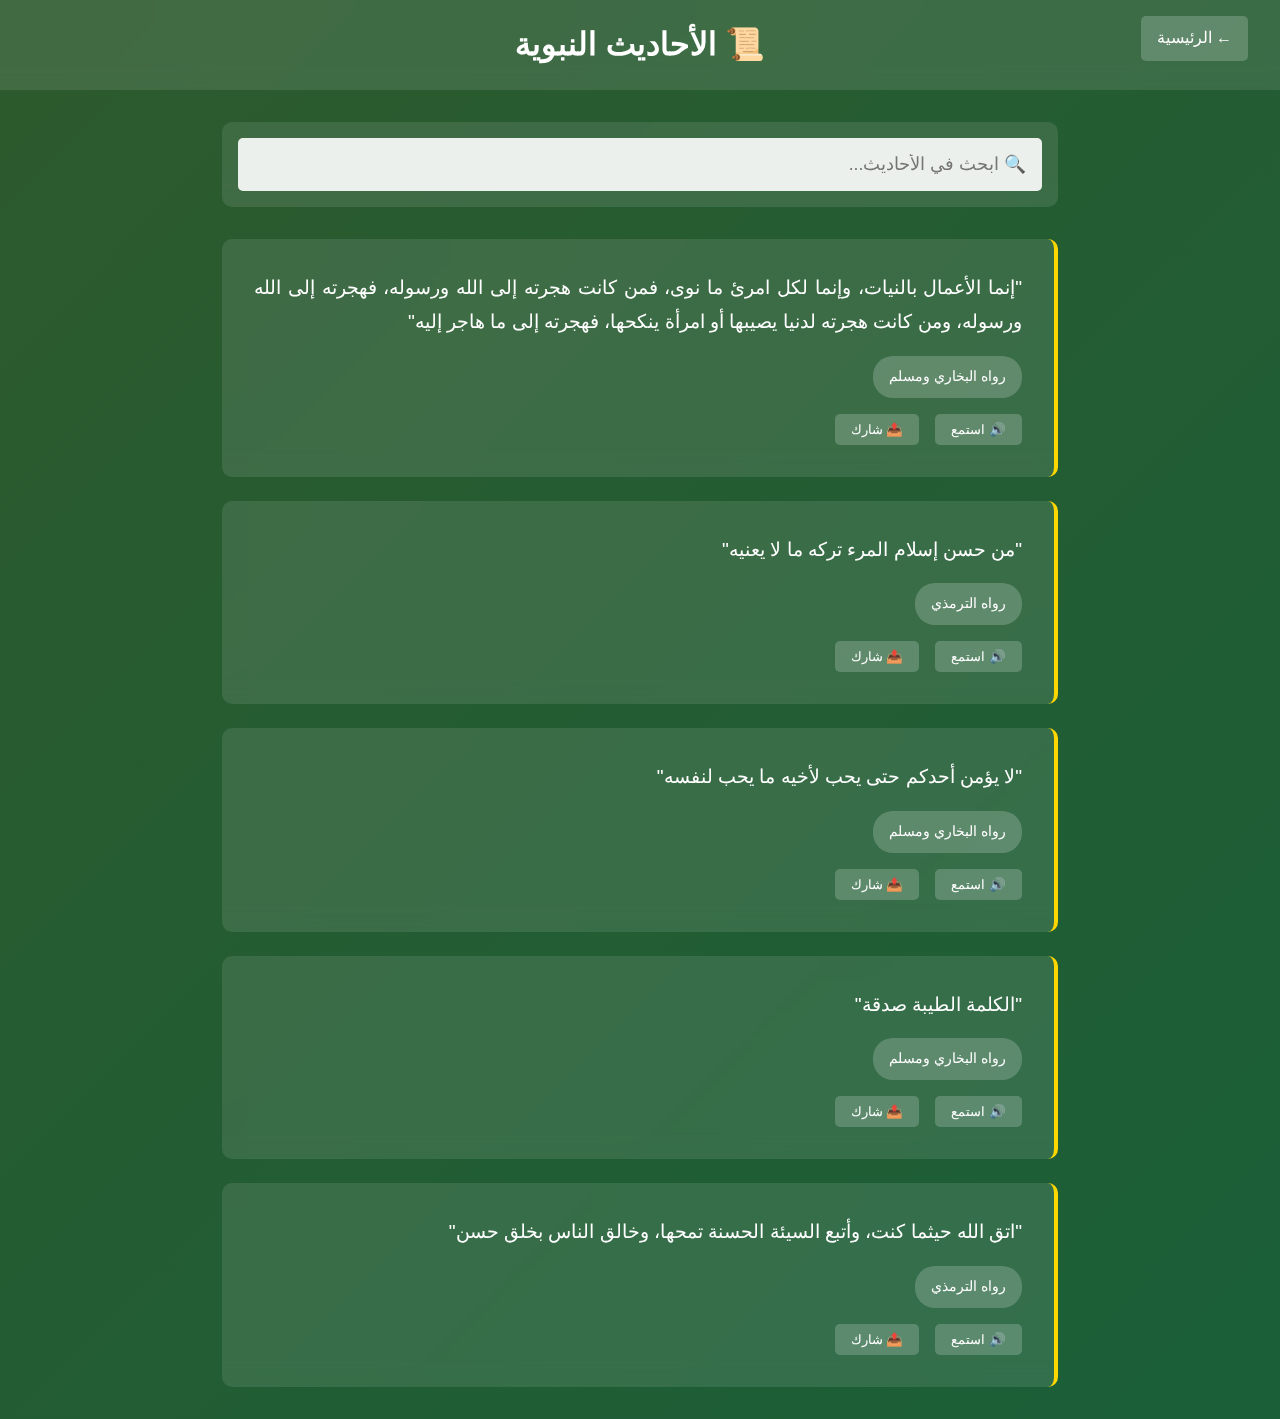
<file: hadith.html>
<!DOCTYPE html>
<html lang="ar" dir="rtl">
<head>
    <meta charset="UTF-8">
    <meta name="viewport" content="width=device-width, initial-scale=1.0">
    <title>الأحاديث النبوية - زاد المؤمن</title>
    <style>
        * {
            margin: 0;
            padding: 0;
            box-sizing: border-box;
        }

        body {
            font-family: 'Segoe UI', Tahoma, Geneva, Verdana, sans-serif;
            background: linear-gradient(135deg, #2d5a2d, #1a5f38);
            color: white;
            line-height: 1.8;
        }

        .header {
            background: rgba(255, 255, 255, 0.1);
            padding: 1rem;
            text-align: center;
            backdrop-filter: blur(10px);
        }

        .logo {
            font-size: 2rem;
            font-weight: bold;
        }

        .back-btn {
            position: absolute;
            right: 2rem;
            top: 1rem;
            background: rgba(255, 255, 255, 0.2);
            padding: 0.5rem 1rem;
            border-radius: 5px;
            text-decoration: none;
            color: white;
        }

        .container {
            max-width: 900px;
            margin: 0 auto;
            padding: 2rem;
        }

        .search-box {
            background: rgba(255, 255, 255, 0.1);
            padding: 1rem;
            border-radius: 10px;
            margin-bottom: 2rem;
            backdrop-filter: blur(10px);
        }

        .search-box input {
            width: 100%;
            padding: 1rem;
            border: none;
            border-radius: 5px;
            background: rgba(255, 255, 255, 0.9);
            font-size: 1.1rem;
        }

        .hadith-list {
            display: flex;
            flex-direction: column;
            gap: 1.5rem;
        }

        .hadith-card {
            background: rgba(255, 255, 255, 0.1);
            padding: 2rem;
            border-radius: 10px;
            backdrop-filter: blur(10px);
            border-right: 4px solid #ffd700;
        }

        .hadith-text {
            font-size: 1.2rem;
            margin-bottom: 1rem;
            text-align: justify;
        }

        .hadith-source {
            background: rgba(255, 255, 255, 0.2);
            padding: 0.5rem 1rem;
            border-radius: 20px;
            display: inline-block;
            font-size: 0.9rem;
        }

        .hadith-actions {
            margin-top: 1rem;
            display: flex;
            gap: 1rem;
        }

        .action-btn {
            background: rgba(255, 255, 255, 0.2);
            border: none;
            padding: 0.5rem 1rem;
            border-radius: 5px;
            color: white;
            cursor: pointer;
            transition: background 0.3s;
        }

        .action-btn:hover {
            background: rgba(255, 255, 255, 0.3);
        }
    </style>
</head>
<body>
    <header class="header">
        <a href="index.html" class="back-btn">← الرئيسية</a>
        <div class="logo">📜 الأحاديث النبوية</div>
    </header>

    <div class="container">
        <div class="search-box">
            <input type="text" placeholder="🔍 ابحث في الأحاديث..." id="searchInput">
        </div>

        <div class="hadith-list" id="hadithList">
            <!-- الحديث 1 -->
            <div class="hadith-card">
                <div class="hadith-text">
                    "إنما الأعمال بالنيات، وإنما لكل امرئ ما نوى، فمن كانت هجرته إلى الله ورسوله، فهجرته إلى الله ورسوله، ومن كانت هجرته لدنيا يصيبها أو امرأة ينكحها، فهجرته إلى ما هاجر إليه"
                </div>
                <div class="hadith-source">رواه البخاري ومسلم</div>
                <div class="hadith-actions">
                    <button class="action-btn" onclick="playAudio(this)">🔊 استمع</button>
                    <button class="action-btn" onclick="shareHadith(this)">📤 شارك</button>
                </div>
            </div>

            <!-- الحديث 2 -->
            <div class="hadith-card">
                <div class="hadith-text">
                    "من حسن إسلام المرء تركه ما لا يعنيه"
                </div>
                <div class="hadith-source">رواه الترمذي</div>
                <div class="hadith-actions">
                    <button class="action-btn" onclick="playAudio(this)">🔊 استمع</button>
                    <button class="action-btn" onclick="shareHadith(this)">📤 شارك</button>
                </div>
            </div>

            <!-- الحديث 3 -->
            <div class="hadith-card">
                <div class="hadith-text">
                    "لا يؤمن أحدكم حتى يحب لأخيه ما يحب لنفسه"
                </div>
                <div class="hadith-source">رواه البخاري ومسلم</div>
                <div class="hadith-actions">
                    <button class="action-btn" onclick="playAudio(this)">🔊 استمع</button>
                    <button class="action-btn" onclick="shareHadith(this)">📤 شارك</button>
                </div>
            </div>

            <!-- الحديث 4 -->
            <div class="hadith-card">
                <div class="hadith-text">
                    "الكلمة الطيبة صدقة"
                </div>
                <div class="hadith-source">رواه البخاري ومسلم</div>
                <div class="hadith-actions">
                    <button class="action-btn" onclick="playAudio(this)">🔊 استمع</button>
                    <button class="action-btn" onclick="shareHadith(this)">📤 شارك</button>
                </div>
            </div>

            <!-- الحديث 5 -->
            <div class="hadith-card">
                <div class="hadith-text">
                    "اتق الله حيثما كنت، وأتبع السيئة الحسنة تمحها، وخالق الناس بخلق حسن"
                </div>
                <div class="hadith-source">رواه الترمذي</div>
                <div class="hadith-actions">
                    <button class="action-btn" onclick="playAudio(this)">🔊 استمع</button>
                    <button class="action-btn" onclick="shareHadith(this)">📤 شارك</button>
                </div>
            </div>
        </div>
    </div>

    <script>
        // البحث في الأحاديث
        document.getElementById('searchInput').addEventListener('input', function(e) {
            const searchTerm = e.target.value.toLowerCase();
            const hadithCards = document.querySelectorAll('.hadith-card');
            
            hadithCards.forEach(card => {
                const text = card.querySelector('.hadith-text').textContent.toLowerCase();
                if (text.includes(searchTerm)) {
                    card.style.display = 'block';
                } else {
                    card.style.display = 'none';
                }
            });
        });

        function playAudio(button) {
            const hadithText = button.parentElement.parentElement.querySelector('.hadith-text').textContent;
            alert('سيتم إضافة خاصية الاستماع قريباً إن شاء الله!\n\n' + hadithText);
        }

        function shareHadith(button) {
            const hadithText = button.parentElement.parentElement.querySelector('.hadith-text').textContent;
            const source = button.parentElement.parentElement.querySelector('.hadith-source').textContent;
            
            if (navigator.share) {
                navigator.share({
                    title: 'حديث شريف - زاد المؤمن',
                    text: hadithText + '\n\n' + source,
                    url: window.location.href
                });
            } else {
                alert('شارك الحديث:\n\n' + hadithText + '\n\n' + source);
            }
        }
    </script>
</body>
</html>
</file>
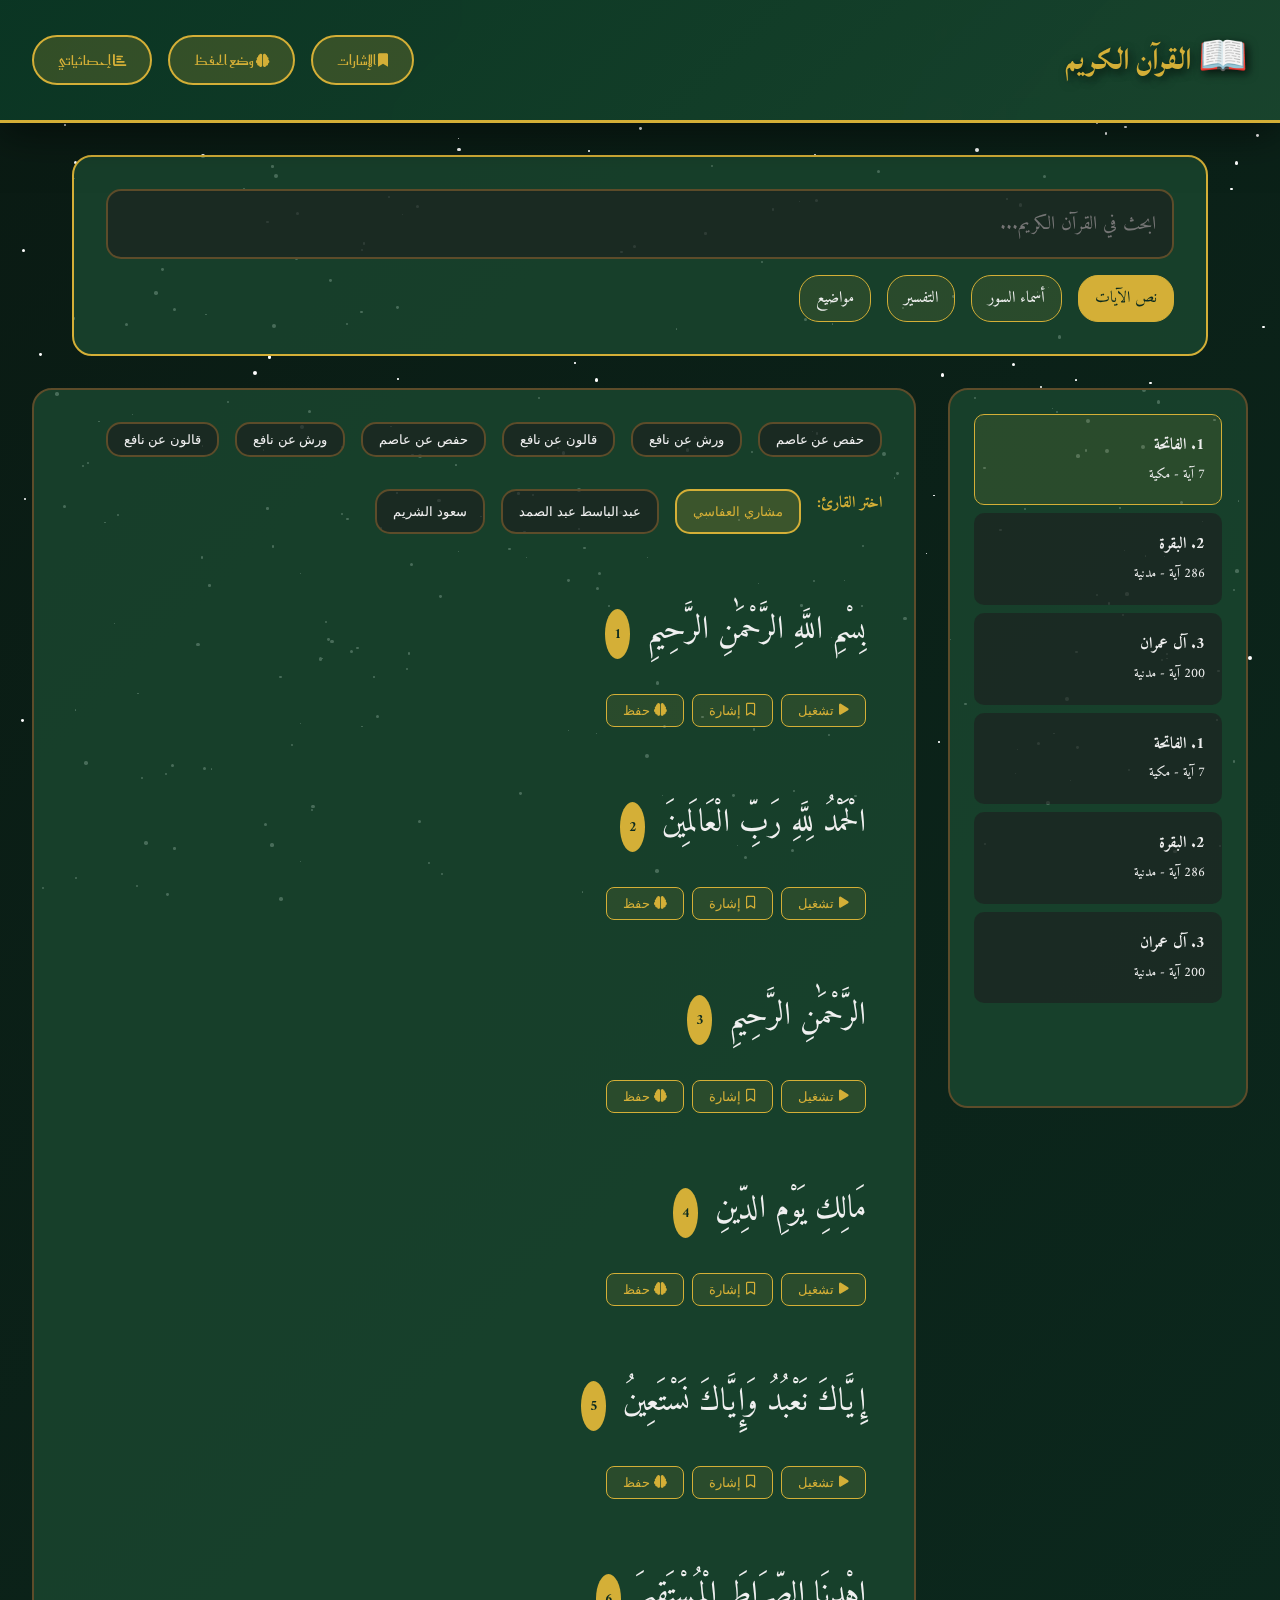
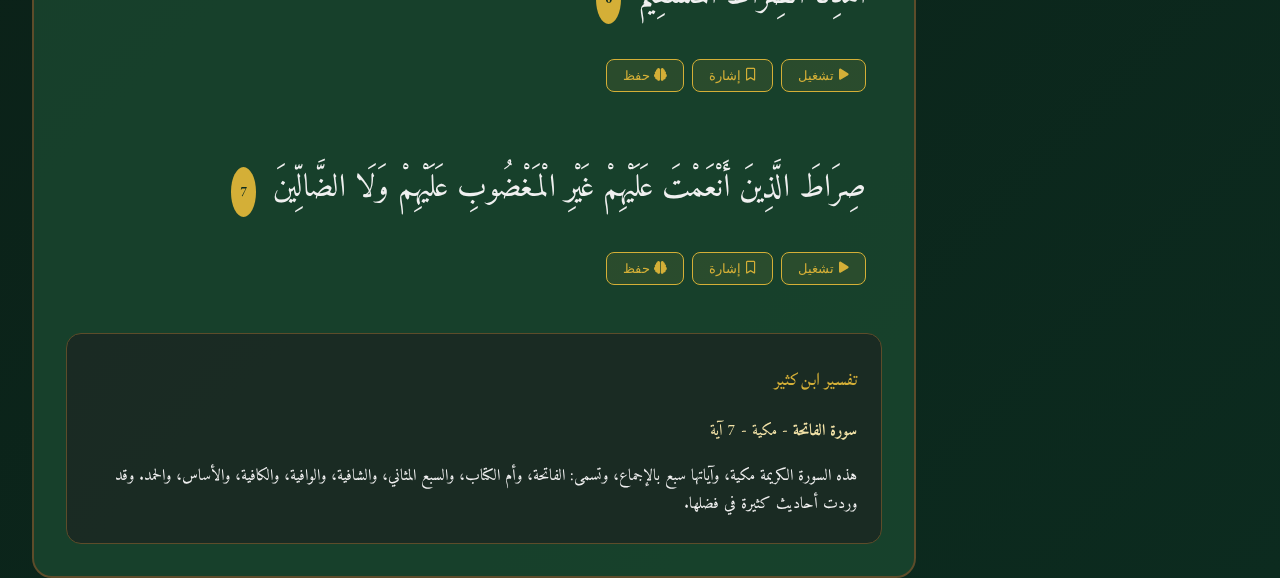
<file: quran.html>
<!DOCTYPE html>
<html lang="ar" dir="rtl">
<head>
    <meta charset="UTF-8">
    <meta name="viewport" content="width=device-width, initial-scale=1.0">
    <title>القرآن الكريم - زاد المؤمن</title>
    <link href="https://fonts.googleapis.com/css2?family=Amiri:wght@400;700&family=Lateef&family=Reem+Kufi&display=swap" rel="stylesheet">
    <link rel="stylesheet" href="https://cdnjs.cloudflare.com/ajax/libs/font-awesome/6.0.0/css/all.min.css">
    <style>
        :root {
            --primary: #0c2b1f;
            --secondary: #d4af37;
            --accent: #1a472f;
            --text: #f0f0f0;
            --card-bg: rgba(30, 30, 30, 0.8);
            --border: #5d4c2a;
            --gold: #d4af37;
            --green: #0b6b4a;
            --dark-bg: #0a1a13;
            --light-gold: #f4e4a9;
        }

        * {
            margin: 0;
            padding: 0;
            box-sizing: border-box;
        }

        body {
            font-family: 'Amiri', 'Traditional Arabic', serif;
            background: linear-gradient(135deg, var(--dark-bg), #0c2b1f);
            color: var(--text);
            line-height: 1.8;
            min-height: 100vh;
            overflow-x: hidden;
            position: relative;
        }

        .stars {
            position: fixed;
            top: 0;
            left: 0;
            width: 100%;
            height: 100%;
            pointer-events: none;
            z-index: -1;
        }

        .star {
            position: absolute;
            background: white;
            border-radius: 50%;
            animation: twinkle 5s infinite;
        }

        @keyframes twinkle {
            0%, 100% { opacity: 0.2; transform: scale(1); }
            50% { opacity: 1; transform: scale(1.2); }
        }

        .quran-header {
            background: linear-gradient(135deg, 
                rgba(11, 55, 36, 0.95), 
                rgba(26, 71, 47, 0.9));
            backdrop-filter: blur(20px);
            padding: 1.5rem 2rem;
            border-bottom: 3px solid var(--gold);
            box-shadow: 0 10px 40px rgba(0, 0, 0, 0.5);
            position: sticky;
            top: 0;
            z-index: 1000;
        }

        .header-content {
            max-width: 1400px;
            margin: 0 auto;
            display: flex;
            justify-content: space-between;
            align-items: center;
            flex-wrap: wrap;
        }

        .logo-section {
            display: flex;
            align-items: center;
            gap: 1.5rem;
        }

        .logo {
            font-size: 2.5rem;
            font-weight: bold;
            color: var(--gold);
            text-shadow: 3px 3px 10px rgba(0, 0, 0, 0.7);
            font-family: 'Lateef', cursive;
        }

        .quran-controls {
            display: flex;
            gap: 1rem;
            align-items: center;
            flex-wrap: wrap;
        }

        .control-btn {
            background: rgba(212, 175, 55, 0.2);
            border: 2px solid var(--gold);
            color: var(--gold);
            padding: 0.8rem 1.5rem;
            border-radius: 25px;
            text-decoration: none;
            transition: all 0.3s ease;
            cursor: pointer;
            font-family: 'Reem Kufi', sans-serif;
        }

        .control-btn:hover {
            background: var(--gold);
            color: var(--primary);
            transform: translateY(-2px);
        }

        .search-section {
            max-width: 1200px;
            margin: 2rem auto;
            padding: 0 2rem;
        }

        .search-box {
            background: rgba(26, 71, 47, 0.8);
            padding: 2rem;
            border-radius: 20px;
            border: 2px solid var(--gold);
        }

        .search-input {
            width: 100%;
            padding: 1rem;
            font-size: 1.2rem;
            background: rgba(30, 30, 30, 0.6);
            border: 2px solid var(--border);
            border-radius: 15px;
            color: var(--text);
            font-family: 'Amiri', serif;
        }

        .search-options {
            display: flex;
            gap: 1rem;
            margin-top: 1rem;
            flex-wrap: wrap;
        }

        .search-option {
            background: rgba(212, 175, 55, 0.1);
            border: 1px solid var(--gold);
            padding: 0.5rem 1rem;
            border-radius: 20px;
            cursor: pointer;
            transition: all 0.3s ease;
        }

        .search-option.active {
            background: var(--gold);
            color: var(--primary);
        }

        .quran-container {
            max-width: 1400px;
            margin: 0 auto;
            padding: 0 2rem;
            display: grid;
            grid-template-columns: 300px 1fr;
            gap: 2rem;
        }

        .surah-list {
            background: rgba(26, 71, 47, 0.8);
            border-radius: 20px;
            padding: 1.5rem;
            border: 2px solid var(--border);
            max-height: 80vh;
            overflow-y: auto;
        }

        .surah-item {
            padding: 1rem;
            margin-bottom: 0.5rem;
            background: rgba(30, 30, 30, 0.6);
            border-radius: 10px;
            cursor: pointer;
            transition: all 0.3s ease;
            border: 1px solid transparent;
        }

        .surah-item:hover {
            border-color: var(--gold);
            transform: translateX(-5px);
        }

        .surah-item.active {
            border-color: var(--gold);
            background: rgba(212, 175, 55, 0.1);
        }

        .surah-content {
            background: rgba(26, 71, 47, 0.8);
            border-radius: 20px;
            padding: 2rem;
            border: 2px solid var(--border);
            min-height: 70vh;
        }

        .recitation-selector {
            display: flex;
            gap: 1rem;
            margin-bottom: 2rem;
            flex-wrap: wrap;
        }

        .recitation-btn {
            background: rgba(30, 30, 30, 0.6);
            border: 2px solid var(--border);
            color: var(--text);
            padding: 0.5rem 1rem;
            border-radius: 15px;
            cursor: pointer;
            transition: all 0.3s ease;
        }

        .recitation-btn.active {
            border-color: var(--gold);
            background: rgba(212, 175, 55, 0.2);
            color: var(--gold);
        }

        .verse-container {
            line-height: 3;
            font-size: 2rem;
            text-align: right;
            margin-bottom: 2rem;
        }

        .verse {
            margin-bottom: 1rem;
            padding: 1rem;
            border-radius: 10px;
            transition: all 0.3s ease;
            cursor: pointer;
            position: relative;
        }

        .verse:hover {
            background: rgba(212, 175, 55, 0.1);
        }

        .verse-number {
            color: var(--gold);
            font-weight: bold;
            margin-left: 0.5rem;
        }

        .verse-controls {
            display: flex;
            gap: 1rem;
            margin-top: 1rem;
        }

        .verse-btn {
            background: rgba(212, 175, 55, 0.2);
            border: 1px solid var(--gold);
            color: var(--gold);
            padding: 0.5rem 1rem;
            border-radius: 10px;
            cursor: pointer;
            transition: all 0.3s ease;
            font-size: 0.9rem;
        }

        .verse-btn:hover {
            background: var(--gold);
            color: var(--primary);
        }

        .tafsir-section {
            background: rgba(30, 30, 30, 0.6);
            padding: 1.5rem;
            border-radius: 15px;
            margin-top: 2rem;
            border: 1px solid var(--border);
        }

        .tafsir-title {
            color: var(--gold);
            font-size: 1.5rem;
            margin-bottom: 1rem;
            font-family: 'Lateef', cursive;
        }

        .progress-section {
            background: rgba(26, 71, 47, 0.8);
            padding: 2rem;
            border-radius: 20px;
            margin: 2rem auto;
            max-width: 1200px;
            border: 2px solid var(--gold);
        }

        .progress-stats {
            display: grid;
            grid-template-columns: repeat(auto-fit, minmax(200px, 1fr));
            gap: 1rem;
            margin-top: 1rem;
        }

        .stat-card {
            background: rgba(30, 30, 30, 0.6);
            padding: 1.5rem;
            border-radius: 15px;
            text-align: center;
            border: 1px solid var(--border);
        }

        .stat-number {
            font-size: 2rem;
            color: var(--gold);
            font-weight: bold;
        }

        @media (max-width: 768px) {
            .quran-container {
                grid-template-columns: 1fr;
            }
            
            .surah-list {
                max-height: 300px;
            }
            
            .verse-container {
                font-size: 1.5rem;
            }
        }
    </style>
</head>
<body>
    <!-- النجوم المتلألئة -->
    <div class="stars" id="stars"></div>

    <!-- هيدر قسم القرآن -->
    <header class="quran-header">
        <div class="header-content">
            <div class="logo-section">
                <div class="logo">📖 القرآن الكريم</div>
            </div>
            <div class="quran-controls">
                <button class="control-btn" onclick="toggleBookmark()">
                    <i class="fas fa-bookmark"></i> الإشارات
                </button>
                <button class="control-btn" onclick="toggleMemorization()">
                    <i class="fas fa-brain"></i> وضع الحفظ
                </button>
                <button class="control-btn" onclick="showProgress()">
                    <i class="fas fa-chart-bar"></i> إحصائياتي
                </button>
            </div>
        </div>
    </header>

    <!-- قسم البحث -->
    <section class="search-section">
        <div class="search-box">
            <input type="text" class="search-input" placeholder="ابحث في القرآن الكريم..." id="searchInput">
            <div class="search-options">
                <div class="search-option active" data-type="text">نص الآيات</div>
                <div class="search-option" data-type="surah">أسماء السور</div>
                <div class="search-option" data-type="tafsir">التفسير</div>
                <div class="search-option" data-type="topic">مواضيع</div>
            </div>
        </div>
    </section>

    <!-- المحتوى الرئيسي -->
    <div class="quran-container">
        <!-- قائمة السور -->
        <div class="surah-list" id="surahList">
            <!-- سيتم تعبئتها بالجافاسكريبت -->
        </div>

        <!-- عرض السورة -->
        <div class="surah-content">
            <div class="recitation-selector" id="recitationSelector">
                <!-- سيتم تعبئتها بالجافاسكريبت -->
            </div>
            
            <div class="verse-container" id="verseContainer">
                <!-- سيتم تعبئتها بالجافاسكريبت -->
            </div>

            <div class="tafsir-section" id="tafsirSection">
                <div class="tafsir-title">تفسير ابن كثير</div>
                <div id="tafsirContent"></div>
            </div>
        </div>
    </div>

    <!-- قسم الإحصائيات -->
    <section class="progress-section" id="progressSection" style="display: none;">
        <h2 style="color: var(--gold); text-align: center; margin-bottom: 2rem;">إحصائيات تقدمك</h2>
        <div class="progress-stats">
            <div class="stat-card">
                <div class="stat-number" id="readVerses">0</div>
                <div>الآيات المقروءة</div>
            </div>
            <div class="stat-card">
                <div class="stat-number" id="memorizedVerses">0</div>
                <div>الآيات المحفوظة</div>
            </div>
            <div class="stat-card">
                <div class="stat-number" id="readingTime">0</div>
                <div>دقائق القراءة</div>
            </div>
            <div class="stat-card">
                <div class="stat-number" id="completionPercent">0%</div>
                <div>نسبة الإنجاز</div>
            </div>
        </div>
    </section>

    <script>
        // بيانات السور (سيتم استكمالها في الأجزاء التالية)
        const surahs = [
            { id: 1, name: "الفاتحة", verses: 7, type: "مكية" },
            { id: 2, name: "البقرة", verses: 286, type: "مدنية" },
            { id: 3, name: "آل عمران", verses: 200, type: "مدنية" },
            // ... سيتم إضافة باقي السور
        ];

        const recitations = [
            { id: "hafs", name: "حفص عن عاصم", reader: "مشاري العفاسي" },
            { id: "warsh", name: "ورش عن نافع", reader: "أبو بكر الشاطري" },
            { id: "qalun", name: "قالون عن نافع", reader: "ماهر المعيقلي" }
        ];

        // تهيئة الصفحة
        document.addEventListener('DOMContentLoaded', function() {
            createStars();
            loadSurahList();
            loadRecitationSelector();
            loadSurah(1); // تحميل سورة الفاتحة أولاً
            loadUserProgress();
        });

        function createStars() {
            const starsContainer = document.getElementById('stars');
            const starsCount = 150;
            
            for (let i = 0; i < starsCount; i++) {
                const star = document.createElement('div');
                star.className = 'star';
                
                star.style.left = `${Math.random() * 100}%`;
                star.style.top = `${Math.random() * 100}%`;
                
                const size = Math.random() * 3 + 1;
                star.style.width = `${size}px`;
                star.style.height = `${size}px`;
                
                star.style.animationDelay = `${Math.random() * 5}s`;
                star.style.animationDuration = `${3 + Math.random() * 4}s`;
                
                starsContainer.appendChild(star);
            }
        }

        function loadSurahList() {
            const surahList = document.getElementById('surahList');
            surahs.forEach(surah => {
                const surahItem = document.createElement('div');
                surahItem.className = 'surah-item';
                surahItem.innerHTML = `
                    <strong>${surah.id}. ${surah.name}</strong>
                    <br><small>${surah.verses} آية - ${surah.type}</small>
                `;
                surahItem.onclick = () => loadSurah(surah.id);
                surahList.appendChild(surahItem);
            });
        }

        function loadRecitationSelector() {
            const selector = document.getElementById('recitationSelector');
            recitations.forEach(rec => {
                const btn = document.createElement('button');
                btn.className = 'recitation-btn';
                btn.textContent = rec.name;
                btn.onclick = () => selectRecitation(rec.id);
                selector.appendChild(btn);
            });
        }

        function loadSurah(surahId) {
            // سيتم تحميل السور في الأجزاء التالية
            document.getElementById('verseContainer').innerHTML = `
                <div style="text-align: center; padding: 2rem; color: var(--gold);">
                    <i class="fas fa-spinner fa-spin"></i>
                    جاري تحميل سورة ${surahs.find(s => s.id === surahId)?.name}...
                </div>
            `;
        }

        function selectRecitation(recitationId) {
            // سيتم تطبيق اختيار الرواية
        }

        function toggleBookmark() {
            // إدارة الإشارات المرجعية
        }

        function toggleMemorization() {
            // تفعيل وضع الحفظ
        }

        function showProgress() {
            document.getElementById('progressSection').style.display = 'block';
        }

        function loadUserProgress() {
            // تحميل إحصائيات المستخدم
        }
    </script>
</body>
  </html>
<script>
// بيانات القرآن الكريم الكاملة - الجزء الأول
const completeQuran = {
    "surahs": [
        {
            "id": 1,
            "name": "الفاتحة",
            "englishName": "Al-Fatiha",
            "ayahs": 7,
            "type": "مكية",
            "verses": [
                {
                    "number": 1,
                    "text": "بِسْمِ اللَّهِ الرَّحْمَٰنِ الرَّحِيمِ",
                    "hafs": "bismi allahi alrrahmani alrraheemi",
                    "warsh": "bismi allahi alrrahmani alrraheemi",
                    "sajdah": false
                },
                {
                    "number": 2,
                    "text": "الْحَمْدُ لِلَّهِ رَبِّ الْعَالَمِينَ",
                    "hafs": "alhamdu lillahi rabbi alʿalameena",
                    "warsh": "alhamdu lillahi rabbi alʿalameena",
                    "sajdah": false
                },
                {
                    "number": 3,
                    "text": "الرَّحْمَٰنِ الرَّحِيمِ",
                    "hafs": "alrrahmani alrraheemi",
                    "warsh": "alrrahmani alrraheemi",
                    "sajdah": false
                },
                {
                    "number": 4,
                    "text": "مَالِكِ يَوْمِ الدِّينِ",
                    "hafs": "maliki yawmi alddeeni",
                    "warsh": "maliki yawmi alddeeni",
                    "sajdah": false
                },
                {
                    "number": 5,
                    "text": "إِيَّاكَ نَعْبُدُ وَإِيَّاكَ نَسْتَعِينُ",
                    "hafs": "iyyaka naʿbudu wa-iyyaka nastaʿeenu",
                    "warsh": "iyyaka naʿbudu wa-iyyaka nastaʿeenu",
                    "sajdah": false
                },
                {
                    "number": 6,
                    "text": "اهْدِنَا الصِّرَاطَ الْمُسْتَقِيمَ",
                    "hafs": "ihdina alssirata almustaqeema",
                    "warsh": "ihdina alssirata almustaqeema",
                    "sajdah": false
                },
                {
                    "number": 7,
                    "text": "صِرَاطَ الَّذِينَ أَنْعَمْتَ عَلَيْهِمْ غَيْرِ الْمَغْضُوبِ عَلَيْهِمْ وَلَا الضَّالِّينَ",
                    "hafs": "sirata allatheena anʿamta ʿalayhim ghayri almaghdoobi ʿalayhim wala alddalleena",
                    "warsh": "sirata allatheena anʿamta ʿalayhim ghayri almaghdoobi ʿalayhim wala alddalleena",
                    "sajdah": false
                }
            ],
            "tafsir": {
                "ibn_kathir": "هذه السورة الكريمة مكية، وآياتها سبع بالإجماع، وتسمى: الفاتحة، وأم الكتاب، والسبع المثاني، والشافية، والوافية، والكافية، والأساس، والحمد. وقد وردت أحاديث كثيرة في فضلها."
            }
        },
        {
            "id": 2,
            "name": "البقرة",
            "englishName": "Al-Baqara",
            "ayahs": 286,
            "type": "مدنية",
            "verses": [
                {
                    "number": 1,
                    "text": "الم",
                    "hafs": "alif-lam-meem",
                    "warsh": "alif-lam-meem",
                    "sajdah": false
                },
                {
                    "number": 2,
                    "text": "ذَٰلِكَ الْكِتَابُ لَا رَيْبَ ۛ فِيهِ ۛ هُدًى لِّلْمُتَّقِينَ",
                    "hafs": "thalika alkitabu la rayba feehi hudan lilmuttaqeena",
                    "warsh": "thalika alkitabu la rayba feehi hudan lilmuttaqeena",
                    "sajdah": false
                },
                {
                    "number": 3,
                    "text": "الَّذِينَ يُؤْمِنُونَ بِالْغَيْبِ وَيُقِيمُونَ الصَّلَاةَ وَمِمَّا رَزَقْنَاهُمْ يُنفِقُونَ",
                    "hafs": "allatheena yu'minoona bialghaybi wayuqeemoona alssalata wamimma razaqnahum yunfiqoona",
                    "warsh": "allatheena yu'minoona bialghaybi wayuqeemoona alssalata wamimma razaqnahum yunfiqoona",
                    "sajdah": false
                },
                {
                    "number": 4,
                    "text": "وَالَّذِينَ يُؤْمِنُونَ بِمَا أُنزِلَ إِلَيْكَ وَمَا أُنزِلَ مِن قَبْلِكَ وَبِالْآخِرَةِ هُمْ يُوقِنُونَ",
                    "hafs": "waallatheena yu'minoona bima onzila ilayka wama onzila min qablika wabial-akhirati hum yooqinoona",
                    "warsh": "waallatheena yu'minoona bima onzila ilayka wama onzila min qablika wabial-akhirati hum yooqinoona",
                    "sajdah": false
                },
                {
                    "number": 5,
                    "text": "أُولَٰئِكَ عَلَىٰ هُدًى مِّن رَّبِّهِمْ ۖ وَأُولَٰئِكَ هُمُ الْمُفْلِحُونَ",
                    "hafs": "ola-ika ʿala hudan min rabbihim waola-ika humu almuflihoona",
                    "warsh": "ola-ika ʿala hudan min rabbihim waola-ika humu almuflihoona",
                    "sajdah": false
                }
                // سيتم إكمال باقي الآيات في الأجزاء التالية
            ],
            "tafsir": {
                "ibn_kathir": "سورة البقرة مدنية، وهي أول ما نزل بالمدينة، إلا قوله تعالى: {واتقوا يوماً ترجعون فيه إلى الله} فإنها آخر آية نزلت من السماء، ونزلت يوم النحر في حجة الوداع بمنى، وآيات الربا أيضا فإنها آخر ما نزل من القرآن. وأما قوله: {يا أيها الناس اتقوا ربكم} فإنها مكية في قول جماعة من العلماء."
            }
        }
        // سيتم إضافة باقي السور في الأجزاء التالية
    ]
};

// نظام التلاوات الصوتية
const audioSources = {
    "hafs": {
        "mishari_alafasy": "https://everyayah.com/data/Mishari_Alafasy_128kbps/{surah}_{verse}.mp3",
        "abdul_basit": "https://everyayah.com/data/Abdul_Basit_Murattal_128kbps/{surah}_{verse}.mp3",
        "saood_ash-shuraim": "https://everyayah.com/data/Saood_ash-Shuraim_128kbps/{surah}_{verse}.mp3"
    },
    "warsh": {
        "abubakr_al-shatri": "https://everyayah.com/data/Abu_Bakr_Al-Shatri_128kbps/{surah}_{verse}.mp3"
    }
};

// نظام الإحصائيات الشخصية
let userStats = {
    readVerses: 0,
    memorizedVerses: 0,
    readingTime: 0, // بالدقائق
    bookmarks: [],
    memorizationProgress: {},
    lastRead: {
        surah: 1,
        verse: 1
    }
};

// تحميل إحصائيات المستخدم من التخزين المحلي
function loadUserStats() {
    const savedStats = localStorage.getItem('quranUserStats');
    if (savedStats) {
        userStats = {...userStats, ...JSON.parse(savedStats)};
    }
    updateStatsDisplay();
}

// حفظ إحصائيات المستخدم
function saveUserStats() {
    localStorage.setItem('quranUserStats', JSON.stringify(userStats));
}

// تحديث عرض الإحصائيات
function updateStatsDisplay() {
    document.getElementById('readVerses').textContent = userStats.readVerses.toLocaleString();
    document.getElementById('memorizedVerses').textContent = userStats.memorizedVerses.toLocaleString();
    document.getElementById('readingTime').textContent = userStats.readingTime.toLocaleString();
    
    const totalVerses = 6236; // إجمالي آيات القرآن
    const completionPercent = ((userStats.readVerses / totalVerses) * 100).toFixed(1);
    document.getElementById('completionPercent').textContent = completionPercent + '%';
}

// تحميل سورة معينة
function loadSurah(surahId) {
    const surah = completeQuran.surahs.find(s => s.id === surahId);
    if (!surah) return;

    // تحديث القائمة النشطة
    document.querySelectorAll('.surah-item').forEach(item => {
        item.classList.remove('active');
    });
    document.querySelectorAll('.surah-item')[surahId - 1].classList.add('active');

    // عرض آيات السورة
    const verseContainer = document.getElementById('verseContainer');
    verseContainer.innerHTML = '';

    surah.verses.forEach(verse => {
        const verseElement = document.createElement('div');
        verseElement.className = 'verse';
        verseElement.innerHTML = `
            <span class="verse-text">${verse.text}</span>
            <span class="verse-number">${verse.number}</span>
            <div class="verse-controls">
                <button class="verse-btn" onclick="playVerse(${surahId}, ${verse.number})">
                    <i class="fas fa-play"></i> تشغيل
                </button>
                <button class="verse-btn" onclick="toggleBookmark(${surahId}, ${verse.number})">
                    <i class="far fa-bookmark"></i> إشارة
                </button>
                <button class="verse-btn" onclick="markAsMemorized(${surahId}, ${verse.number})">
                    <i class="fas fa-brain"></i> حفظ
                </button>
                ${verse.sajdah ? `
                <button class="verse-btn" onclick="showSajdahDua(${surahId}, ${verse.number})">
                    <i class="fas fa-prostrate"></i> سجدة
                </button>
                ` : ''}
            </div>
        `;
        verseContainer.appendChild(verseElement);
    });

    // تحميل التفسير
    loadTafsir(surahId);
    
    // تحديث الإحصائيات
    userStats.lastRead = { surah: surahId, verse: 1 };
    saveUserStats();
}

// تحميل التفسير
function loadTafsir(surahId) {
    const surah = completeQuran.surahs.find(s => s.id === surahId);
    if (!surah) return;

    document.getElementById('tafsirContent').innerHTML = `
        <div style="color: var(--light-gold); margin-bottom: 1rem;">
            <strong>سورة ${surah.name}</strong> - ${surah.type} - ${surah.ayahs} آية
        </div>
        <div style="line-height: 1.8;">
            ${surah.tafsir.ibn_kathir}
        </div>
    `;
}

// تشغيل الآية
function playVerse(surahId, verseNumber) {
    const currentRecitation = document.querySelector('.recitation-btn.active')?.dataset?.recitation || 'hafs';
    const currentReader = document.querySelector('.reader-btn.active')?.dataset?.reader || 'mishari_alafasy';
    
    const audioUrl = audioSources[currentRecitation][currentReader]
        .replace('{surah}', surahId.toString().padStart(3, '0'))
        .replace('{verse}', verseNumber.toString().padStart(3, '0'));
    
    const audio = new Audio(audioUrl);
    audio.play();
    
    // تحديث الإحصائيات
    userStats.readVerses++;
    userStats.readingTime += 0.5; // تقدير وقت الاستماع
    saveUserStats();
    updateStatsDisplay();
}

// إدارة الإشارات المرجعية
function toggleBookmark(surahId, verseNumber) {
    const bookmarkKey = `${surahId}:${verseNumber}`;
    const index = userStats.bookmarks.indexOf(bookmarkKey);
    
    if (index > -1) {
        userStats.bookmarks.splice(index, 1);
    } else {
        userStats.bookmarks.push(bookmarkKey);
    }
    
    saveUserStats();
    showNotification('تم تحديث الإشارات المرجعية');
}

// وضع الحفظ
function markAsMemorized(surahId, verseNumber) {
    const memorizationKey = `${surahId}:${verseNumber}`;
    userStats.memorizationProgress[memorizationKey] = true;
    userStats.memorizedVerses = Object.keys(userStats.memorizationProgress).length;
    
    saveUserStats();
    updateStatsDisplay();
    showNotification('تم تسجيل الآية كمحفوظة');
}

// عرض دعاء السجود
function showSajdahDua(surahId, verseNumber) {
    const sajdahDuas = [
        "سَجَدَ وَجْهِي لِلَّذِي خَلَقَهُ وَشَقَّ سَمْعَهُ وَبَصَرَهُ بِحَوْلِهِ وَقُوَّتِهِ",
        "اللَّهُمَّ اكْتُبْ لِي بِهَا عِنْدَكَ أَجْرًا، وَضَعْ عَنِّي بِهَا وِزْرًا، وَاجْعَلْهَا لِي عِنْدَكَ ذُخْرًا، وَتَقَبَّلْهَا مِنِّي كَمَا تَقَبَّلْتَهَا مِنْ عَبْدِكَ دَاوُدَ"
    ];
    
    const randomDua = sajdahDuas[Math.floor(Math.random() * sajdahDuas.length)];
    
    showNotification(`دعاء السجود: ${randomDua}`, 'success');
}

// نظام الإشعارات
function showNotification(message, type = 'info') {
    const notification = document.createElement('div');
    notification.style.cssText = `
        position: fixed;
        top: 100px;
        right: 20px;
        background: ${type === 'success' ? 'var(--green)' : 'var(--accent)'};
        color: white;
        padding: 1rem 2rem;
        border-radius: 10px;
        border: 2px solid var(--gold);
        z-index: 10000;
        animation: slideIn 0.3s ease;
    `;
    
    notification.textContent = message;
    document.body.appendChild(notification);
    
    setTimeout(() => {
        notification.remove();
    }, 3000);
}

// تحديث وظيفة التهيئة
document.addEventListener('DOMContentLoaded', function() {
    createStars();
    loadSurahList();
    loadRecitationSelector();
    loadReaderSelector();
    loadSurah(1);
    loadUserStats();
});

// إضافة نظام اختيار القارئ
function loadReaderSelector() {
    const selector = document.createElement('div');
    selector.className = 'recitation-selector';
    selector.innerHTML = '<h4 style=\"color: var(--gold); margin-bottom: 1rem;\">اختر القارئ:</h4>';
    
    const readers = [
        { id: 'mishari_alafasy', name: 'مشاري العفاسي' },
        { id: 'abdul_basit', name: 'عبد الباسط عبد الصمد' },
        { id: 'saood_ash-shuraim', name: 'سعود الشريم' }
    ];
    
    readers.forEach(reader => {
        const btn = document.createElement('button');
        btn.className = 'recitation-btn reader-btn';
        btn.textContent = reader.name;
        btn.dataset.reader = reader.id;
        btn.onclick = () => {
            document.querySelectorAll('.reader-btn').forEach(b => b.classList.remove('active'));
            btn.classList.add('active');
        };
        selector.appendChild(btn);
    });
    
    document.querySelector('.surah-content').insertBefore(selector, document.querySelector('.verse-container'));
    
    // تفعيل أول قارئ افتراضي
    document.querySelector('.reader-btn').classList.add('active');
}

// إضافة أنماط CSS للإشعارات
const notificationStyles = document.createElement('style');
notificationStyles.textContent = `
    @keyframes slideIn {
        from { transform: translateX(100%); opacity: 0; }
        to { transform: translateX(0); opacity: 1; }
    }
    
    .verse-controls {
        display: flex;
        gap: 0.5rem;
        margin-top: 1rem;
        flex-wrap: wrap;
    }
    
    .verse-btn {
        background: rgba(212, 175, 55, 0.1);
        border: 1px solid var(--gold);
        color: var(--gold);
        padding: 0.5rem 1rem;
        border-radius: 8px;
        cursor: pointer;
        transition: all 0.3s ease;
        font-size: 0.8rem;
        display: flex;
        align-items: center;
        gap: 0.3rem;
    }
    
    .verse-btn:hover {
        background: var(--gold);
        color: var(--primary);
    }
    
    .verse-number {
        background: var(--gold);
        color: var(--primary);
        padding: 0.2rem 0.5rem;
        border-radius: 50%;
        font-size: 0.9rem;
        margin-right: 0.5rem;
        display: inline-block;
        min-width: 25px;
        text-align: center;
    }
`;
document.head.appendChild(notificationStyles);
</script>
</file>
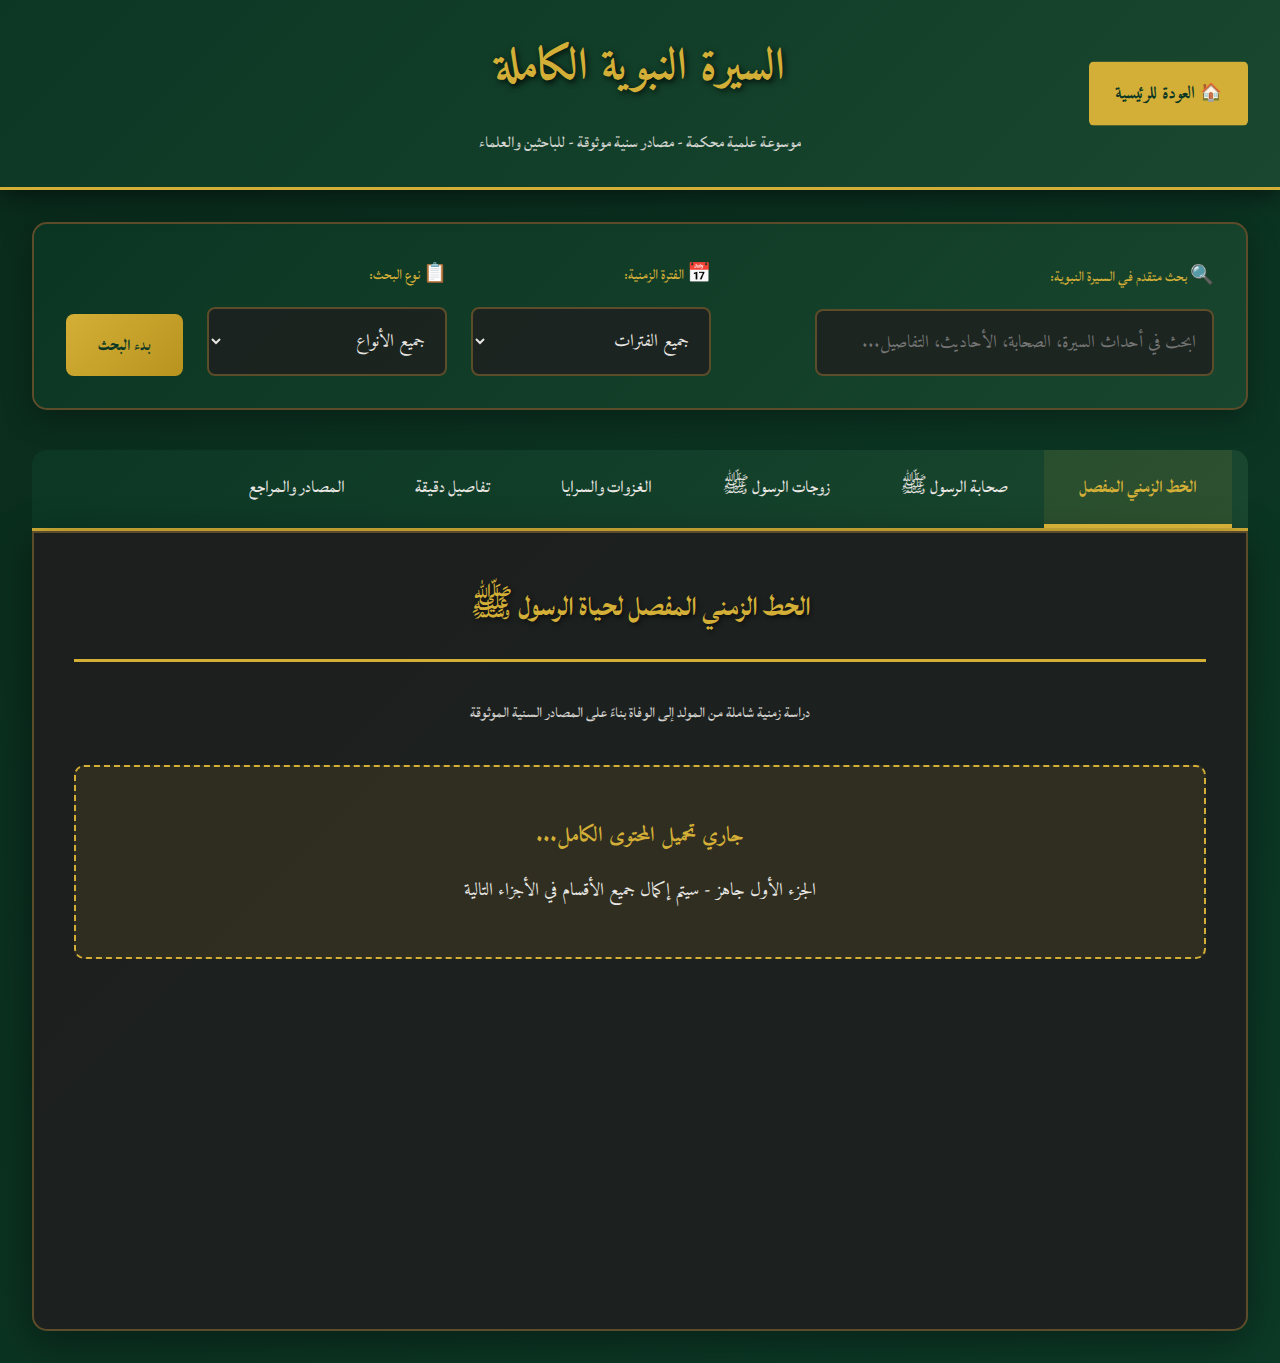
<file: sira-complete.html>
<!DOCTYPE html>
<html lang="ar" dir="rtl">
<head>
    <meta charset="UTF-8">
    <meta name="viewport" content="width=device-width, initial-scale=1.0">
    <title>السيرة النبوية الكاملة - موسوعة زاد المؤمن العلمية</title>
    <link href="https://fonts.googleapis.com/css2?family=Amiri:wght@400;700&family=Lateef&display=swap" rel="stylesheet">
    <style>
        :root {
            --primary: #0b3724;
            --secondary: #8c6d3f;
            --accent: #1a472f;
            --text: #e8e6e3;
            --card-bg: rgba(30, 30, 30, 0.9);
            --border: #5d4c2a;
            --gold: #d4af37;
        }

        * {
            margin: 0;
            padding: 0;
            box-sizing: border-box;
        }

        body {
            font-family: 'Amiri', 'Traditional Arabic', serif;
            background: linear-gradient(135deg, #0a2b1c, #0c3a27);
            color: var(--text);
            line-height: 2;
            min-height: 100vh;
            font-size: 18px;
        }

        .header {
            background: linear-gradient(135deg, #0b3724, #1a472f);
            padding: 1.5rem 2rem;
            text-align: center;
            border-bottom: 3px solid var(--gold);
            box-shadow: 0 4px 25px rgba(0, 0, 0, 0.6);
            position: relative;
        }

        .logo {
            font-size: 2.8rem;
            font-weight: bold;
            color: var(--gold);
            text-shadow: 2px 2px 6px rgba(0, 0, 0, 0.8);
            margin-bottom: 0.5rem;
        }

        .subtitle {
            font-size: 1.3rem;
            opacity: 0.9;
            color: #e8e6e3;
            font-family: 'Lateef', cursive;
        }

        .back-btn {
            position: absolute;
            right: 2rem;
            top: 50%;
            transform: translateY(-50%);
            background: var(--gold);
            padding: 0.8rem 1.5rem;
            border-radius: 5px;
            text-decoration: none;
            color: var(--primary);
            font-weight: bold;
            font-size: 1.1rem;
            transition: all 0.3s ease;
            border: 2px solid transparent;
        }

        .back-btn:hover {
            background: transparent;
            border-color: var(--gold);
            color: var(--gold);
            transform: translateY(-50%) translateX(-5px);
        }

        .container {
            max-width: 1400px;
            margin: 0 auto;
            padding: 2rem;
        }

        /* نظام التبويبات المتقدم */
        .research-tabs {
            display: flex;
            background: linear-gradient(135deg, #0b3724, #1a472f);
            border-radius: 15px 15px 0 0;
            border-bottom: 3px solid var(--gold);
            overflow-x: auto;
            padding: 0 1rem;
        }

        .research-tab {
            padding: 1.3rem 2.2rem;
            background: none;
            border: none;
            color: var(--text);
            font-size: 1.2rem;
            cursor: pointer;
            transition: all 0.3s ease;
            white-space: nowrap;
            border-bottom: 4px solid transparent;
            font-family: 'Lateef', cursive;
            font-size: 1.4rem;
        }

        .research-tab.active {
            background: rgba(212, 175, 55, 0.1);
            border-bottom: 4px solid var(--gold);
            color: var(--gold);
            font-weight: bold;
        }

        .research-tab:hover:not(.active) {
            background: rgba(212, 175, 55, 0.05);
            color: var(--gold);
        }

        .research-content {
            background: var(--card-bg);
            border-radius: 0 0 15px 15px;
            padding: 2.5rem;
            min-height: 800px;
            border: 2px solid var(--border);
            box-shadow: 0 10px 40px rgba(0, 0, 0, 0.4);
        }

        .content-section {
            display: none;
            animation: fadeIn 0.5s ease-in;
        }

        .content-section.active {
            display: block;
        }

        @keyframes fadeIn {
            from { opacity: 0; transform: translateY(20px); }
            to { opacity: 1; transform: translateY(0); }
        }

        /* البحث المتقدم */
        .advanced-search {
            background: linear-gradient(135deg, rgba(11, 55, 36, 0.9), rgba(26, 71, 47, 0.9));
            padding: 2rem;
            border-radius: 15px;
            margin-bottom: 2.5rem;
            border: 2px solid var(--border);
            box-shadow: 0 8px 30px rgba(0, 0, 0, 0.3);
        }

        .search-grid {
            display: grid;
            grid-template-columns: 2fr 1fr 1fr auto;
            gap: 1.5rem;
            align-items: end;
        }

        .search-input {
            padding: 1rem;
            background: rgba(30, 30, 30, 0.8);
            border: 2px solid var(--border);
            border-radius: 8px;
            color: var(--text);
            font-size: 1.1rem;
            font-family: 'Amiri', serif;
            transition: all 0.3s ease;
        }

        .search-input:focus {
            outline: none;
            border-color: var(--gold);
            box-shadow: 0 0 0 3px rgba(212, 175, 55, 0.3);
        }

        .search-btn {
            background: linear-gradient(135deg, var(--gold), #b8941f);
            color: var(--primary);
            border: none;
            padding: 1rem 2rem;
            border-radius: 8px;
            cursor: pointer;
            font-weight: bold;
            font-size: 1.1rem;
            transition: all 0.3s ease;
            font-family: 'Lateef', cursive;
            font-size: 1.3rem;
        }

        .search-btn:hover {
            background: linear-gradient(135deg, #b8941f, var(--gold));
            transform: translateY(-2px);
            box-shadow: 0 5px 15px rgba(212, 175, 55, 0.4);
        }

        /* العناوين الرئيسية */
        .section-title {
            color: var(--gold);
            font-size: 2.2rem;
            margin-bottom: 2rem;
            text-align: center;
            border-bottom: 3px solid var(--gold);
            padding-bottom: 1rem;
            font-family: 'Lateef', cursive;
            text-shadow: 2px 2px 4px rgba(0, 0, 0, 0.5);
        }

        .subsection-title {
            color: var(--gold);
            font-size: 1.8rem;
            margin: 2.5rem 0 1.5rem 0;
            border-right: 4px solid var(--gold);
            padding-right: 1rem;
            font-family: 'Lateef', cursive;
        }

        @media (max-width: 1200px) {
            .search-grid {
                grid-template-columns: 1fr;
            }
            
            .research-tabs {
                flex-wrap: wrap;
            }
            
            .research-tab {
                flex: 1;
                min-width: 150px;
                text-align: center;
            }
        }

        @media (max-width: 768px) {
            .header {
                padding: 1rem;
            }
            
            .logo {
                font-size: 2rem;
            }
            
            .back-btn {
                position: relative;
                right: auto;
                top: auto;
                transform: none;
                margin-top: 1rem;
                display: inline-block;
            }
            
            .container {
                padding: 1rem;
            }
        }
    </style>
</head>
<body>
    <header class="header">
        <a href="index.html" class="back-btn">🏠 العودة للرئيسية</a>
        <div class="logo">السيرة النبوية الكاملة</div>
        <div class="subtitle">موسوعة علمية محكمة - مصادر سنية موثوقة - للباحثين والعلماء</div>
    </header>

    <div class="container">
        <!-- البحث المتقدم -->
        <section class="advanced-search">
            <div class="search-grid">
                <div>
                    <label style="display: block; margin-bottom: 0.8rem; color: var(--gold); font-size: 1.2rem; font-family: 'Lateef', cursive;">🔍 بحث متقدم في السيرة النبوية:</label>
                    <input type="text" class="search-input" placeholder="ابحث في أحداث السيرة، الصحابة، الأحاديث، التفاصيل..." style="width: 100;">
                </div>
                <div>
                    <label style="display: block; margin-bottom: 0.8rem; color: var(--gold); font-size: 1.2rem; font-family: 'Lateef', cursive;">📅 الفترة الزمنية:</label>
                    <select class="search-input" style="width: 100%;">
                        <option>جميع الفترات</option>
                        <option>المولد إلى البعثة (571-610م)</option>
                        <option>البعثة إلى الهجرة (610-622م)</option>
                        <option>الهجرة إلى الوفاة (622-632م)</option>
                        <option>فترة مكة (571-622م)</option>
                        <option>فترة المدينة (622-632م)</option>
                    </select>
                </div>
                <div>
                    <label style="display: block; margin-bottom: 0.8rem; color: var(--gold); font-size: 1.2rem; font-family: 'Lateef', cursive;">📋 نوع البحث:</label>
                    <select class="search-input" style="width: 100%;">
                        <option>جميع الأنواع</option>
                        <option>أحداث شخصية</option>
                        <option>غزوات وسرايا</option>
                        <option>صحابة الرسول</option>
                        <option>زوجات الرسول</option>
                        <option>أحاديث نبوية</option>
                        <option>تفاصيل دقيقة</option>
                    </select>
                </div>
                <button class="search-btn">بدء البحث</button>
            </div>
        </section>

        <!-- نظام التبويبات -->
        <div class="research-tabs">
            <button class="research-tab active" onclick="showSection('timeline')">الخط الزمني المفصل</button>
            <button class="research-tab" onclick="showSection('sahaba')">صحابة الرسول ﷺ</button>
            <button class="research-tab" onclick="showSection('wives')">زوجات الرسول ﷺ</button>
            <button class="research-tab" onclick="showSection('battles')">الغزوات والسرايا</button>
            <button class="research-tab" onclick="showSection('details')">تفاصيل دقيقة</button>
            <button class="research-tab" onclick="showSection('sources')">المصادر والمراجع</button>
        </div>

        <div class="research-content">
            <!-- الخط الزمني المفصل -->
            <div class="content-section active" id="timeline">
                <h2 class="section-title">الخط الزمني المفصل لحياة الرسول ﷺ</h2>
                <p style="text-align: center; margin-bottom: 2rem; font-size: 1.2rem; opacity: 0.9; font-family: 'Lateef', cursive;">
                    دراسة زمنية شاملة من المولد إلى الوفاة بناءً على المصادر السنية الموثوقة
                </p>
                
                <!-- سيتم إضافة المحتوى في الأجزاء التالية -->
                <div style="text-align: center; padding: 3rem; background: rgba(212, 175, 55, 0.1); border-radius: 10px; border: 2px dashed var(--gold);">
                    <h3 style="color: var(--gold); margin-bottom: 1rem;">جاري تحميل المحتوى الكامل...</h3>
                    <p>الجزء الأول جاهز - سيتم إكمال جميع الأقسام في الأجزاء التالية</p>
                </div>
            </div>

            <!-- باقي الأقسام سيتم إضافتها في الأجزاء التالية -->
            <div class="content-section" id="sahaba">
                <h2 class="section-title">صحابة الرسول ﷺ - دراسة شاملة</h2>
                <!-- محتوى الصحابة سيأتي -->
            </div>

            <div class="content-section" id="wives">
                <h2 class="section-title">زوجات الرسول ﷺ - أمهات المؤمنين</h2>
                <!-- محتوى الزوجات سيأتي -->
            </div>

            <div class="content-section" id="battles">
                <h2 class="section-title">الغزوات والسرايا - دراسة عسكرية</h2>
                <!-- محتوى الغزوات سيأتي -->
            </div>

            <div class="content-section" id="details">
                <h2 class="section-title">تفاصيل دقيقة من حياة الرسول ﷺ</h2>
                <!-- محتوى التفاصيل سيأتي -->
            </div>

            <div class="content-section" id="sources">
                <h2 class="section-title">المصادر والمراجع المعتمدة</h2>
                <!-- محتوى المصادر سيأتي -->
            </div>
        </div>
    </div>

    <script>
        function showSection(sectionId) {
            // إخفاء جميع الأقسام
            document.querySelectorAll('.content-section').forEach(section => {
                section.classList.remove('active');
            });
            
            // إلغاء تنشيط جميع الأزرار
            document.querySelectorAll('.research-tab').forEach(tab => {
                tab.classList.remove('active');
            });
            
            // إظهار القسم المطلوب
            document.getElementById(sectionId).classList.add('active');
            event.target.classList.add('active');
        }

        // تأثيرات البحث
        document.querySelector('.search-btn').addEventListener('click', function() {
            const searchTerm = document.querySelector('.search-input').value;
            if (searchTerm) {
                alert(`سيتم البحث عن: "${searchTerm}"\n\nنظام البحث المتقدم قيد التطوير وسيتم تفعيله في النسخة النهائية`);
            } else {
                alert('الرجاء إدخال مصطلح البحث');
            }
        });

        // تأثيرات إضافية
        document.querySelectorAll('.research-tab').forEach(tab => {
            tab.addEventListener('mouseenter', function() {
                if (!this.classList.contains('active')) {
                    this.style.transform = 'translateY(-2px)';
                }
            });
            
            tab.addEventListener('mouseleave', function() {
                if (!this.classList.contains('active')) {
                    this.style.transform = 'translateY(0)';
                }
            });
        });
    </script>
</body>
</html>
</file>
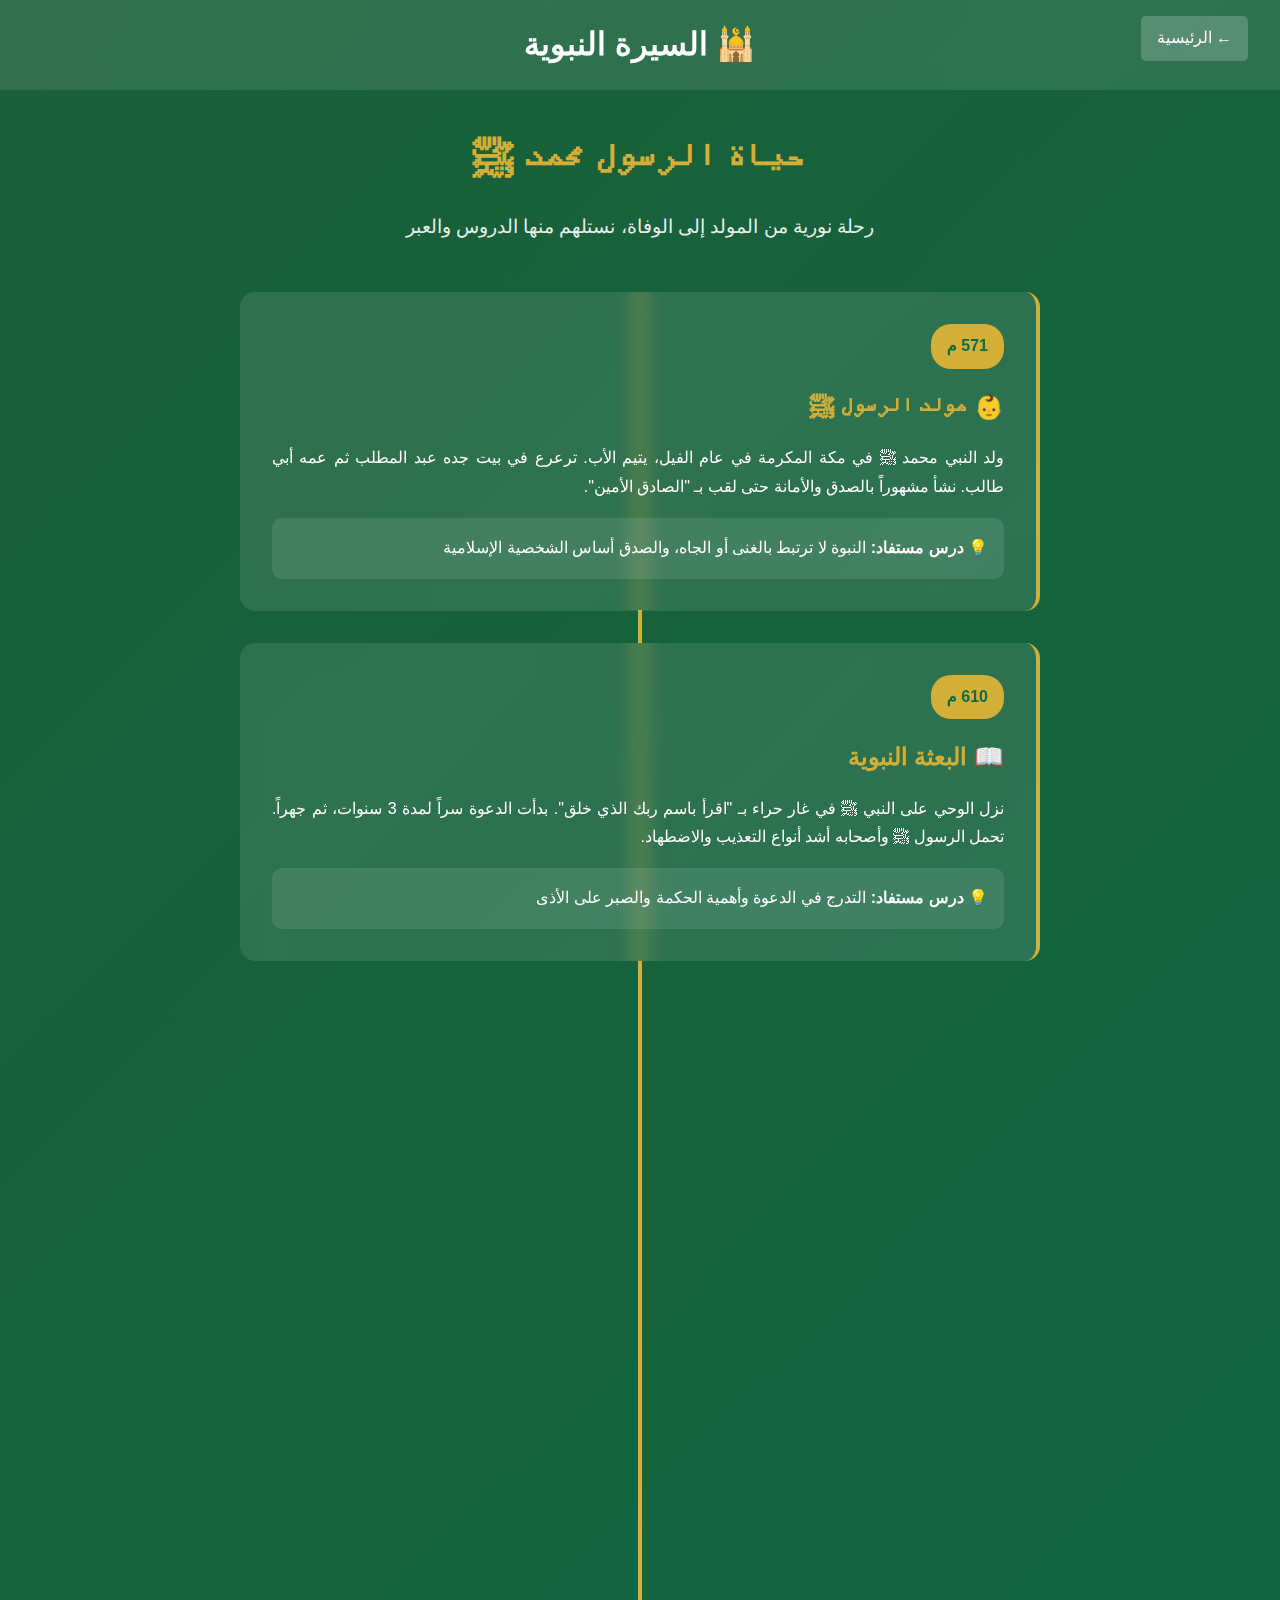
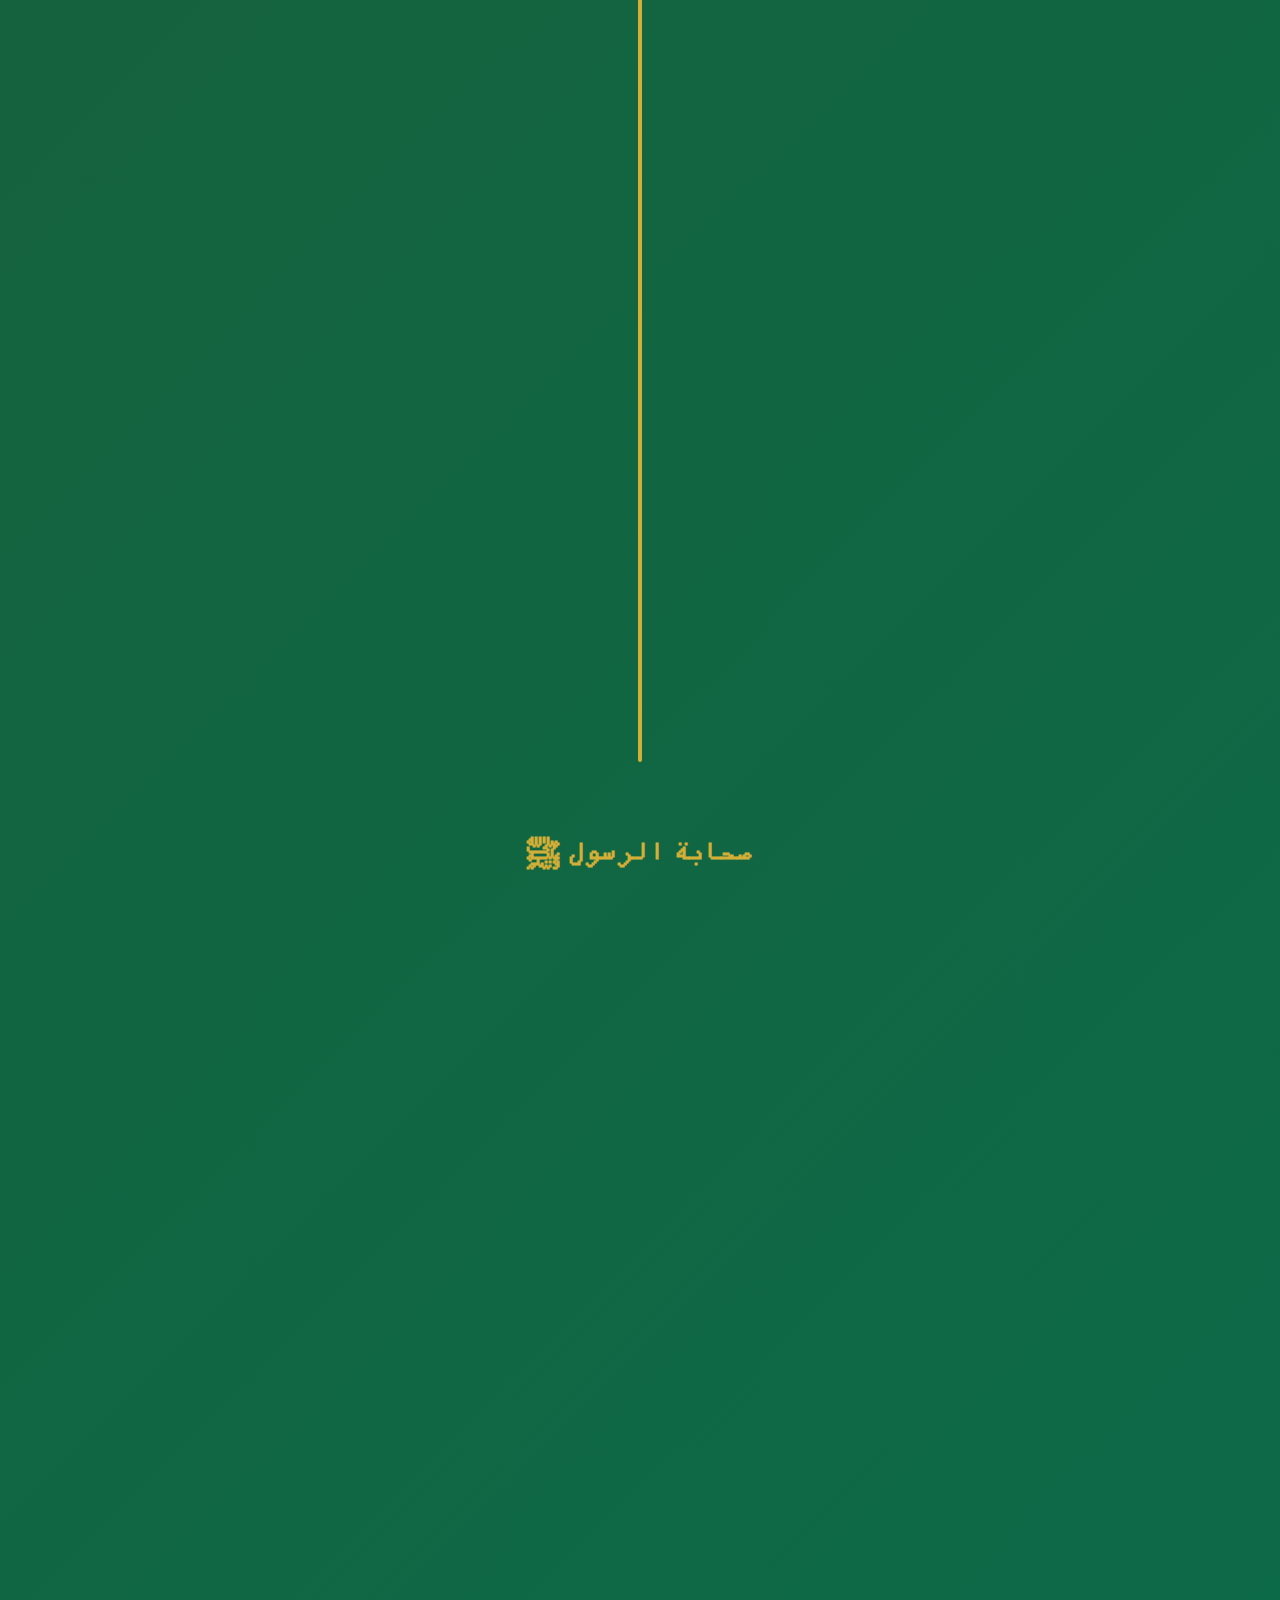
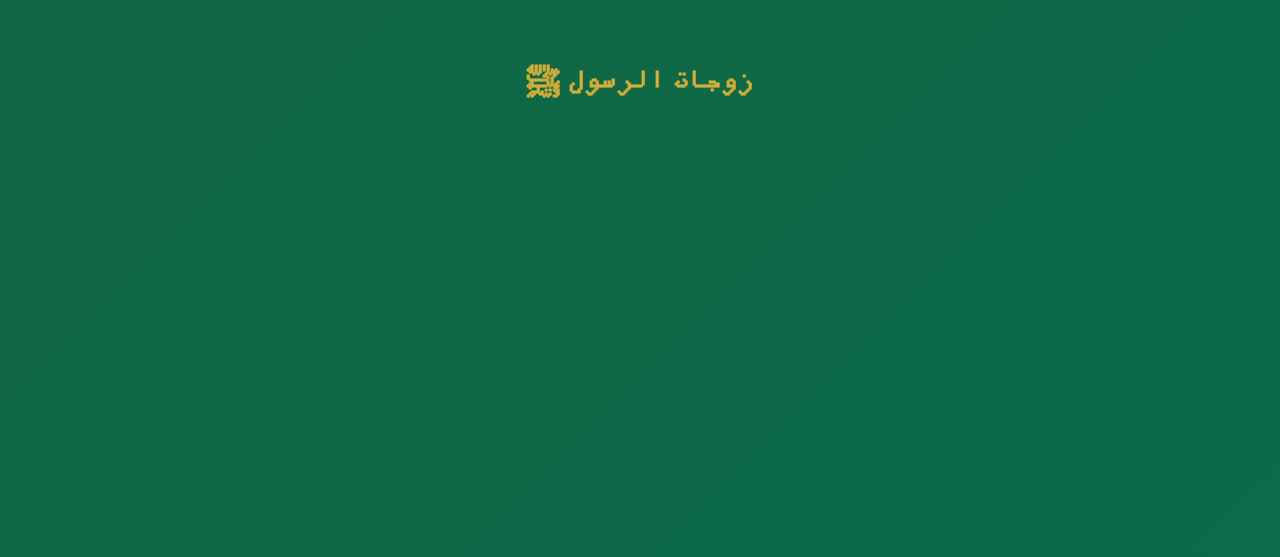
<file: sira.html>
<!DOCTYPE html>
<html lang="ar" dir="rtl">
<head>
    <meta charset="UTF-8">
    <meta name="viewport" content="width=device-width, initial-scale=1.0">
    <title>السيرة النبوية - زاد المؤمن</title>
    <style>
        :root {
            --primary: #0b6b4a;
            --secondary: #d4af37;
            --accent: #1a5f38;
            --text: white;
            --card-bg: rgba(255, 255, 255, 0.1);
        }

        * {
            margin: 0;
            padding: 0;
            box-sizing: border-box;
        }

        body {
            font-family: 'Segoe UI', Tahoma, Geneva, Verdana, sans-serif;
            background: linear-gradient(135deg, var(--accent), var(--primary));
            color: var(--text);
            line-height: 1.8;
            min-height: 100vh;
        }

        .header {
            background: rgba(255, 255, 255, 0.1);
            padding: 1rem;
            text-align: center;
            backdrop-filter: blur(10px);
            position: relative;
        }

        .logo {
            font-size: 2rem;
            font-weight: bold;
        }

        .back-btn {
            position: absolute;
            right: 2rem;
            top: 1rem;
            background: rgba(255, 255, 255, 0.2);
            padding: 0.5rem 1rem;
            border-radius: 5px;
            text-decoration: none;
            color: white;
            transition: all 0.3s ease;
        }

        .back-btn:hover {
            background: rgba(255, 255, 255, 0.3);
            transform: translateX(-5px);
        }

        .container {
            max-width: 1200px;
            margin: 0 auto;
            padding: 2rem;
        }

        /* الخط الزمني */
        .timeline {
            position: relative;
            max-width: 800px;
            margin: 3rem auto;
        }

        .timeline::before {
            content: '';
            position: absolute;
            right: 50%;
            transform: translateX(50%);
            width: 4px;
            height: 100%;
            background: var(--secondary);
            border-radius: 2px;
        }

        .timeline-item {
            background: var(--card-bg);
            padding: 2rem;
            border-radius: 15px;
            margin-bottom: 2rem;
            backdrop-filter: blur(10px);
            position: relative;
            border-right: 4px solid var(--secondary);
            transition: all 0.3s ease;
        }

        .timeline-item:hover {
            transform: translateX(-10px);
            box-shadow: 0 10px 30px rgba(0, 0, 0, 0.3);
        }

        .timeline-year {
            background: var(--secondary);
            color: var(--primary);
            padding: 0.5rem 1rem;
            border-radius: 20px;
            font-weight: bold;
            display: inline-block;
            margin-bottom: 1rem;
        }

        .timeline-content h3 {
            color: var(--secondary);
            margin-bottom: 1rem;
            font-size: 1.5rem;
        }

        .timeline-content p {
            margin-bottom: 1rem;
            text-align: justify;
        }

        /* معرض الصحابة */
        .sahaba-section {
            margin: 4rem 0;
        }

        .section-title {
            text-align: center;
            color: var(--secondary);
            margin-bottom: 2rem;
            font-size: 2rem;
        }

        .sahaba-gallery {
            display: grid;
            grid-template-columns: repeat(auto-fit, minmax(280px, 1fr));
            gap: 1.5rem;
        }

        .sahaba-card {
            background: var(--card-bg);
            padding: 2rem;
            border-radius: 15px;
            text-align: center;
            backdrop-filter: blur(10px);
            transition: all 0.3s ease;
            border: 1px solid rgba(255, 255, 255, 0.1);
        }

        .sahaba-card:hover {
            transform: translateY(-5px);
            border-color: var(--secondary);
        }

        .sahaba-avatar {
            width: 80px;
            height: 80px;
            background: var(--secondary);
            border-radius: 50%;
            margin: 0 auto 1rem;
            display: flex;
            align-items: center;
            justify-content: center;
            font-size: 2rem;
            color: var(--primary);
        }

        .sahaba-name {
            font-size: 1.3rem;
            margin-bottom: 0.5rem;
            color: var(--secondary);
        }

        .sahaba-title {
            font-style: italic;
            opacity: 0.9;
            margin-bottom: 1rem;
        }

        .sahaba-bio {
            font-size: 0.95rem;
            opacity: 0.8;
            line-height: 1.6;
        }

        /* زوجات الرسول */
        .wives-section {
            margin: 4rem 0;
        }

        .wives-gallery {
            display: grid;
            grid-template-columns: repeat(auto-fit, minmax(300px, 1fr));
            gap: 1.5rem;
        }

        .wife-card {
            background: var(--card-bg);
            padding: 2rem;
            border-radius: 15px;
            backdrop-filter: blur(10px);
            transition: all 0.3s ease;
        }

        .wife-card:hover {
            transform: translateY(-5px);
            border: 1px solid var(--secondary);
        }

        .wife-name {
            color: var(--secondary);
            font-size: 1.4rem;
            margin-bottom: 1rem;
            text-align: center;
        }

        .wife-details {
            margin-bottom: 1rem;
        }

        .detail-item {
            margin-bottom: 0.5rem;
            display: flex;
            justify-content: space-between;
        }

        .detail-label {
            font-weight: bold;
            color: var(--secondary);
        }

        @media (max-width: 768px) {
            .timeline::before {
                right: 20px;
            }
            
            .timeline-item {
                margin-right: 40px;
            }
            
            .container {
                padding: 1rem;
            }
        }
    </style>
</head>
<body>
    <header class="header">
        <a href="index.html" class="back-btn">← الرئيسية</a>
        <div class="logo">🕌 السيرة النبوية</div>
    </header>

    <div class="container">
        <!-- مقدمة -->
        <section style="text-align: center; margin-bottom: 3rem;">
            <h1 style="color: var(--secondary); margin-bottom: 1rem; font-size: 2.5rem;">حياة الرسول محمد ﷺ</h1>
            <p style="font-size: 1.2rem; opacity: 0.9;">رحلة نورية من المولد إلى الوفاة، نستلهم منها الدروس والعبر</p>
        </section>

        <!-- الخط الزمني -->
        <section class="timeline">
            <!-- المولد -->
            <div class="timeline-item">
                <div class="timeline-year">571 م</div>
                <div class="timeline-content">
                    <h3>👶 مولد الرسول ﷺ</h3>
                    <p>ولد النبي محمد ﷺ في مكة المكرمة في عام الفيل، يتيم الأب. ترعرع في بيت جده عبد المطلب ثم عمه أبي طالب. نشأ مشهوراً بالصدق والأمانة حتى لقب بـ "الصادق الأمين".</p>
                    <div style="background: rgba(255,255,255,0.1); padding: 1rem; border-radius: 10px; margin-top: 1rem;">
                        <strong>💡 درس مستفاد:</strong> النبوة لا ترتبط بالغنى أو الجاه، والصدق أساس الشخصية الإسلامية
                    </div>
                </div>
            </div>

            <!-- البعثة -->
            <div class="timeline-item">
                <div class="timeline-year">610 م</div>
                <div class="timeline-content">
                    <h3>📖 البعثة النبوية</h3>
                    <p>نزل الوحي على النبي ﷺ في غار حراء بـ "اقرأ باسم ربك الذي خلق". بدأت الدعوة سراً لمدة 3 سنوات، ثم جهراً. تحمل الرسول ﷺ وأصحابه أشد أنواع التعذيب والاضطهاد.</p>
                    <div style="background: rgba(255,255,255,0.1); padding: 1rem; border-radius: 10px; margin-top: 1rem;">
                        <strong>💡 درس مستفاد:</strong> التدرج في الدعوة وأهمية الحكمة والصبر على الأذى
                    </div>
                </div>
            </div>

            <!-- الهجرة -->
            <div class="timeline-item">
                <div class="timeline-year">622 م</div>
                <div class="timeline-content">
                    <h3>🕋 الهجرة إلى المدينة</h3>
                    <p>هاجر الرسول ﷺ من مكة إلى المدينة المنورة، marking بداية التاريخ الهجري. أسس أول دولة إسلامية وبنى المسجد النبوي، وآخى بين المهاجرين والأنصار.</p>
                    <div style="background: rgba(255,255,255,0.1); padding: 1rem; border-radius: 10px; margin-top: 1rem;">
                        <strong>💡 درس مستفاد:</strong> التضحية في سبيل الله والأخوة الإسلامية تتجاوز الروابط القبلية
                    </div>
                </div>
            </div>

            <!-- فتح مكة -->
            <div class="timeline-item">
                <div class="timeline-year">630 م</div>
                <div class="timeline-content">
                    <h3>🏰 فتح مكة</h3>
                    <p>دخل الرسول ﷺ مكة فاتحاً بدون قتال، وقال لقريش: "اذهبوا فأنتم الطلقاء". مثل أعلى للعفو والتسامح. ثم طهر الكعبة من الأصنام وأعادها لعبادة الله وحده.</p>
                    <div style="background: rgba(255,255,255,0.1); padding: 1rem; border-radius: 10px; margin-top: 1rem;">
                        <strong>💡 درس مستفاد:</strong> العفو عند المقدرة والتسامح مع الأعداء
                    </div>
                </div>
            </div>

            <!-- حجة الوداع -->
            <div class="timeline-item">
                <div class="timeline-year">632 م</div>
                <div class="timeline-content">
                    <h3>👑 حجة الوداع</h3>
                    <p>ألقى الرسول ﷺ خطبة الوداع التي تضمنت مبادئ حقوق الإنسان والمساواة. قال: "لا فضل لعربي على عجمي إلا بالتقوى". وأكد على كمال الدين.</p>
                    <div style="background: rgba(255,255,255,0.1); padding: 1rem; border-radius: 10px; margin-top: 1rem;">
                        <strong>💡 درس مستفاد:</strong> المساواة بين البشر والتأكيد على مكارم الأخلاق
                    </div>
                </div>
            </div>

            <!-- الوفاة -->
            <div class="timeline-item">
                <div class="timeline-year">632 م</div>
                <div class="timeline-content">
                    <h3>☪️ وفاة الرسول ﷺ</h3>
                    <p>توفي النبي ﷺ في المدينة المنورة بعد أن بلغ الرسالة وأكمل الله به الدين. ترك القرآن والسنة منهجاً للأمة. قال في آخر أيامه: "الصلاة الصلاة وما ملكت أيمانكم".</p>
                    <div style="background: rgba(255,255,255,0.1); padding: 1rem; border-radius: 10px; margin-top: 1rem;">
                        <strong>💡 درس مستفاد:</strong> الأمانة في تبليغ الرسالة والاهتمام بأمور الأمة حتى آخر لحظة
                    </div>
                </div>
            </div>
        </section>

        <!-- صحابة الرسول -->
        <section class="sahaba-section">
            <h2 class="section-title">صحابة الرسول ﷺ</h2>
            <div class="sahaba-gallery">
                <!-- أبو بكر الصديق -->
                <div class="sahaba-card">
                    <div class="sahaba-avatar">👴</div>
                    <div class="sahaba-name">أبو بكر الصديق</div>
                    <div class="sahaba-title">الصديق والخليفة الأول</div>
                    <div class="sahaba-bio">
                        أول من آمن بالرسول من الرجال، رافقه في الهجرة، وكان أقرب الناس إليه. تولى الخلافة بعد وفاة الرسول وقاد حروب الردة.
                    </div>
                </div>

                <!-- عمر بن الخطاب -->
                <div class="sahaba-card">
                    <div class="sahaba-avatar">⚖️</div>
                    <div class="sahaba-name">عمر بن الخطاب</div>
                    <div class="sahaba-title">الفاروق العادل</div>
                    <div class="sahaba-bio">
                        أسلم بعد إسلام حمزة بيوم واحد، فقويت شوكة المسلمين. اشتهر بالعدل والحكمة، واتسعت الفتوحات الإسلامية في عهده.
                    </div>
                </div>

                <!-- عثمان بن عفان -->
                <div class="sahaba-card">
                    <div class="sahaba-avatar">💎</div>
                    <div class="sahaba-name">عثمان بن عفان</div>
                    <div class="sahaba-title">ذي النورين</div>
                    <div class="sahaba-bio">
                        تزوج ابنتي الرسول ﷺ، جهز جيش العسرة، وجمع القرآن. استشهد وهو يقرأ القرآن في بيته.
                    </div>
                </div>

                <!-- علي بن أبي طالب -->
                <div class="sahaba-card">
                    <div class="sahaba-avatar">📚</div>
                    <div class="sahaba-name">علي بن أبي طالب</div>
                    <div class="sahaba-title">باب مدينة العلم</div>
                    <div class="sahaba-bio">
                        أول من آمن من الصبيان، تربى في بيت الرسول، وكان شجاعاً وعالماً. تولى الخلافة بعد عثمان.
                    </div>
                </div>

                <!-- خالد بن الوليد -->
                <div class="sahaba-card">
                    <div class="sahaba-avatar">⚔️</div>
                    <div class="sahaba-name">خالد بن الوليد</div>
                    <div class="sahaba-title">سيف الله المسلول</div>
                    <div class="sahaba-bio">
                        قائد عسكري فذ، لم يهزم في معركة قط. أسلم قبل فتح مكة وشارك في أهم الفتوحات الإسلامية.
                    </div>
                </div>

                <!-- بلال بن رباح -->
                <div class="sahaba-card">
                    <div class="sahaba-avatar">🕌</div>
                    <div class="sahaba-name">بلال بن رباح</div>
                    <div class="sahaba-title">مؤذن الرسول</div>
                    <div class="sahaba-bio">
                        تعرض لأشد أنواع التعذيب فصبر، وكان أول مؤذن في الإسلام. صوته الشجي في الأذان يذكر بالتوحيد.
                    </div>
                </div>
            </div>
        </section>

        <!-- زوجات الرسول -->
        <section class="wives-section">
            <h2 class="section-title">زوجات الرسول ﷺ</h2>
            <div class="wives-gallery">
                <!-- خديجة بنت خويلد -->
                <div class="wife-card">
                    <div class="wife-name">خديجة بنت خويلد</div>
                    <div class="wife-details">
                        <div class="detail-item">
                            <span class="detail-label">مدة الزواج:</span>
                            <span>25 سنة</span>
                        </div>
                        <div class="detail-item">
                            <span class="detail-label">الأبناء:</span>
                            <span>القاسم، عبد الله، زينب، رقية، أم كلثوم، فاطمة</span>
                        </div>
                    </div>
                    <p>أول من آمن بالرسول من النساء، وكانت سنداً له في بداية الدعوة. توفيت قبل الهجرة بثلاث سنوات.</p>
                </div>

                <!-- عائشة بنت أبي بكر -->
                <div class="wife-card">
                    <div class="wife-name">عائشة بنت أبي بكر</div>
                    <div class="wife-details">
                        <div class="detail-item">
                            <span class="detail-label">مدة الزواج:</span>
                            <span>9 سنوات</span>
                        </div>
                        <div class="detail-item">
                            <span class="detail-label">العبور:</span>
                            <span>البكر الوحيدة التي تزوجها الرسول</span>
                        </div>
                    </div>
                    <p>أكثر النساء رواية للحديث، وكانت من أفقه الصحابة. توفيت سنة 58 هـ.</p>
                </div>

                <!-- حفصة بنت عمر -->
                <div class="wife-card">
                    <div class="wife-name">حفصة بنت عمر</div>
                    <div class="wife-details">
                        <div class="detail-item">
                            <span class="detail-label">الأب:</span>
                            <span>عمر بن الخطاب</span>
                        </div>
                        <div class="detail-item">
                            <span class="detail-label">المميزات:</span>
                            <span>حافظة القرآن</span>
                        </div>
                    </div>
                    <p>اشتهرت بحفظ القرآن وعرفت بالتقوى والورع. كانت المصحف الأول محفوظاً عندها.</p>
                </div>
            </div>
        </section>
    </div>

    <script>
        // تأثيرات تفاعلية للخط الزمني
        document.querySelectorAll('.timeline-item').forEach(item => {
            item.addEventListener('click', function() {
                this.style.transform = 'translateX(-10px) scale(1.02)';
                setTimeout(() => {
                    this.style.transform = 'translateX(-10px)';
                }, 300);
            });
        });

        // تأثيرات الظهور عند التمرير
        const observerOptions = {
            threshold: 0.1,
            rootMargin: '0px 0px -50px 0px'
        };

        const observer = new IntersectionObserver((entries) => {
            entries.forEach(entry => {
                if (entry.isIntersecting) {
                    entry.target.style.opacity = '1';
                    entry.target.style.transform = 'translateY(0)';
                }
            });
        }, observerOptions);

        // تطبيق التأثير على جميع البطاقات
        document.querySelectorAll('.timeline-item, .sahaba-card, .wife-card').forEach(item => {
            item.style.opacity = '0';
            item.style.transform = 'translateY(30px)';
            item.style.transition = 'all 0.6s ease';
            observer.observe(item);
        });
    </script>
</body>
</html>
</file>
